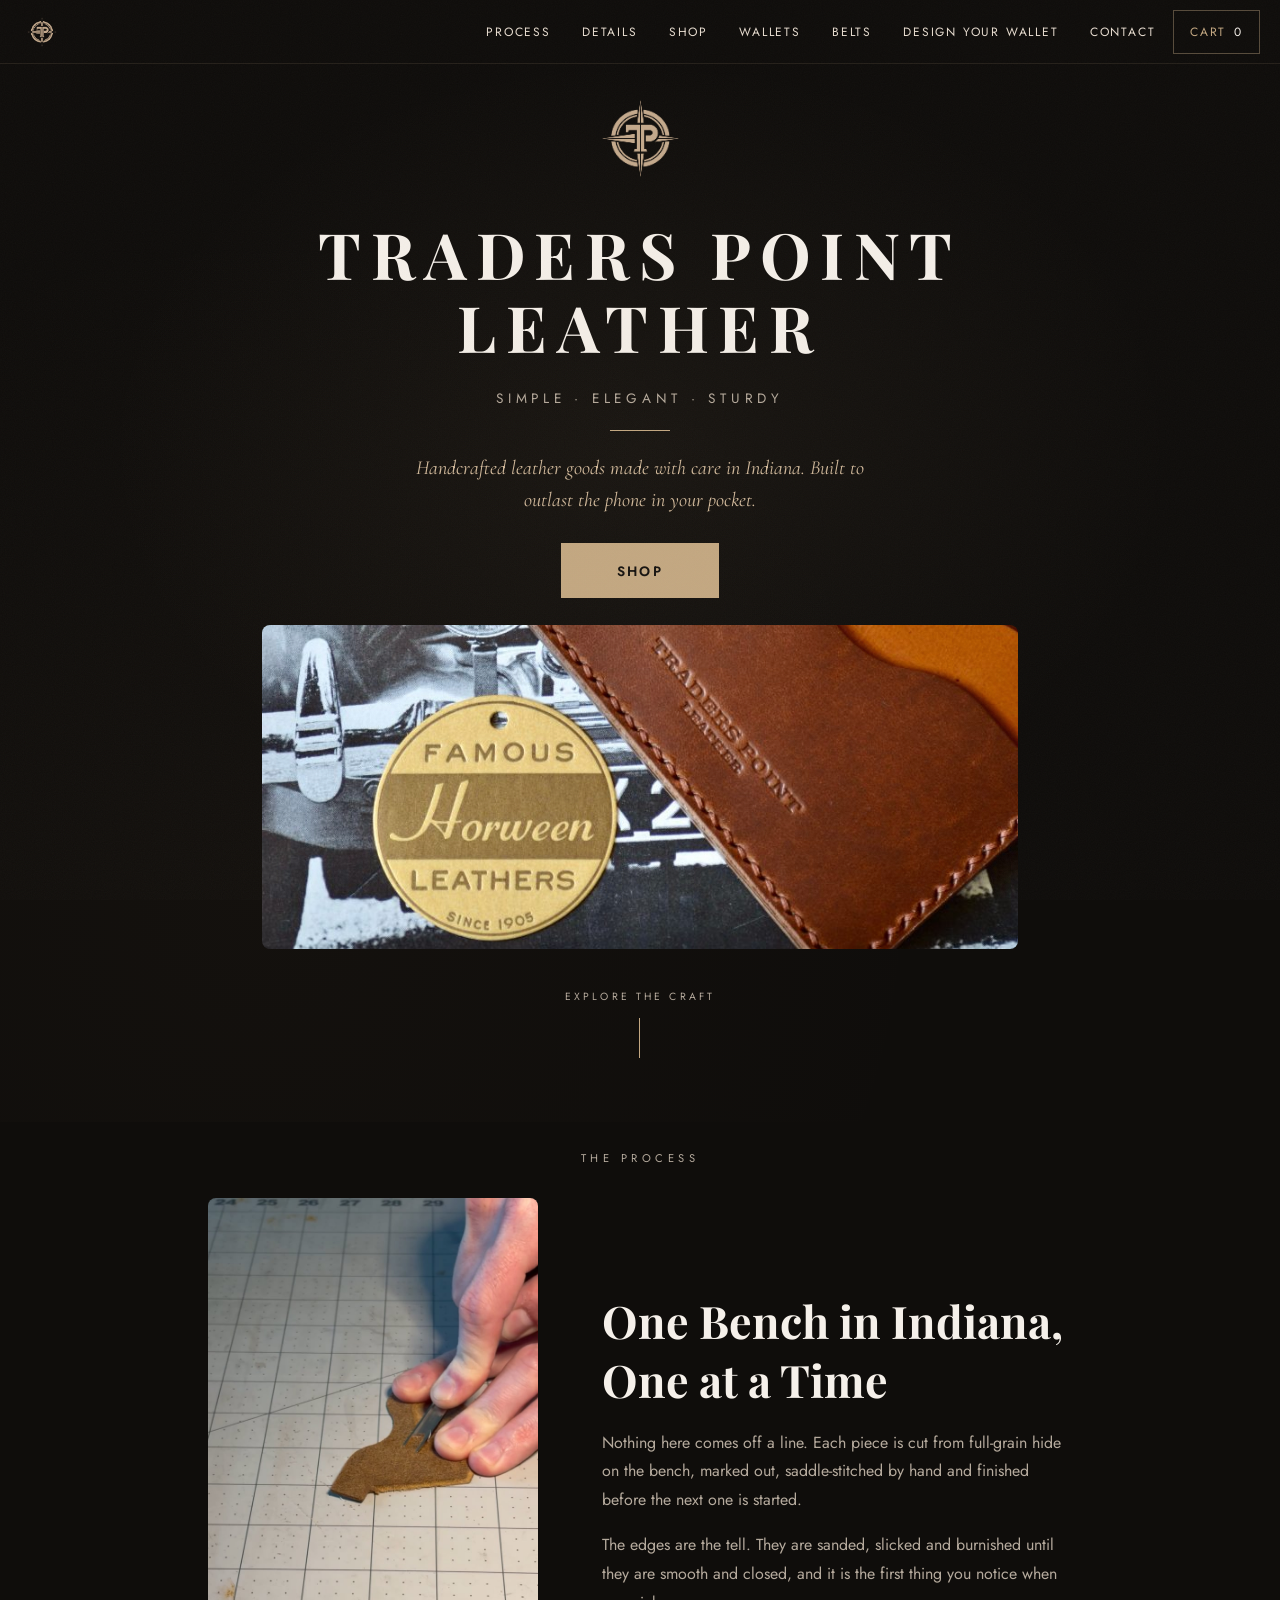
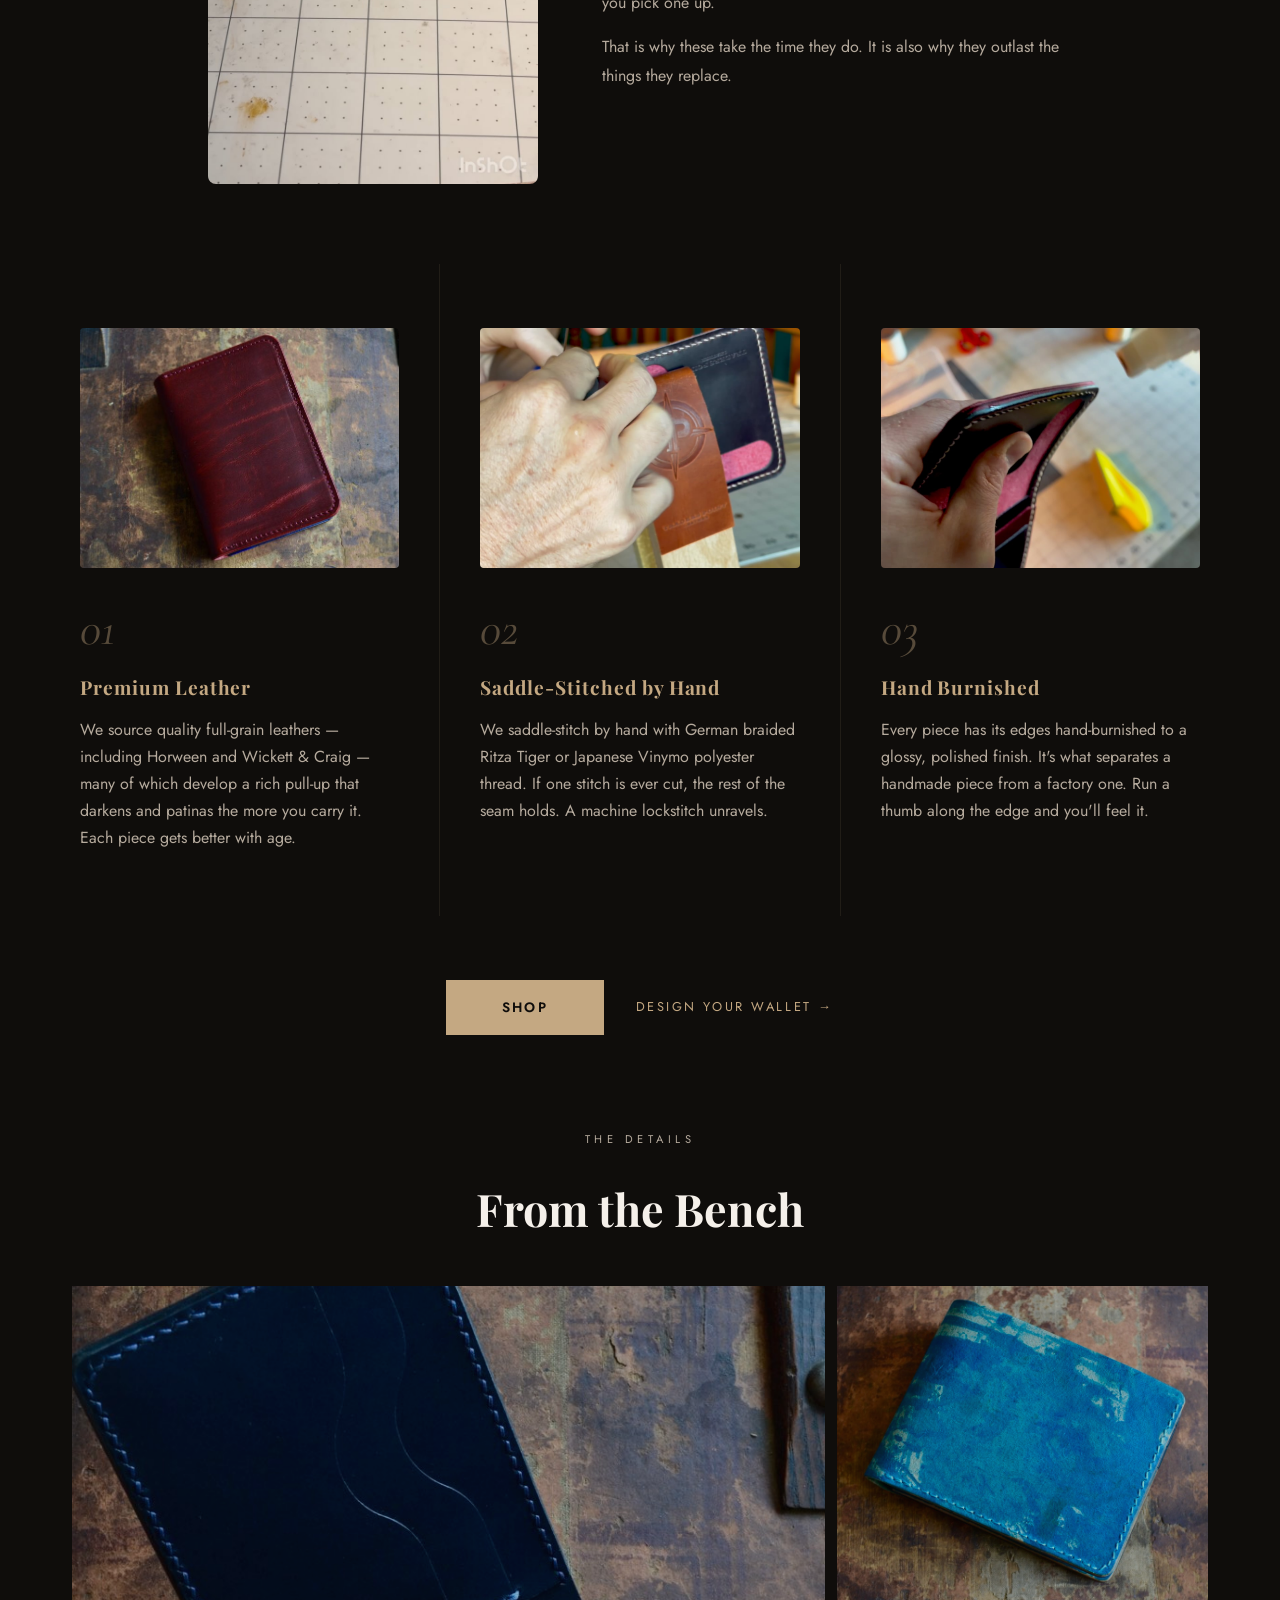
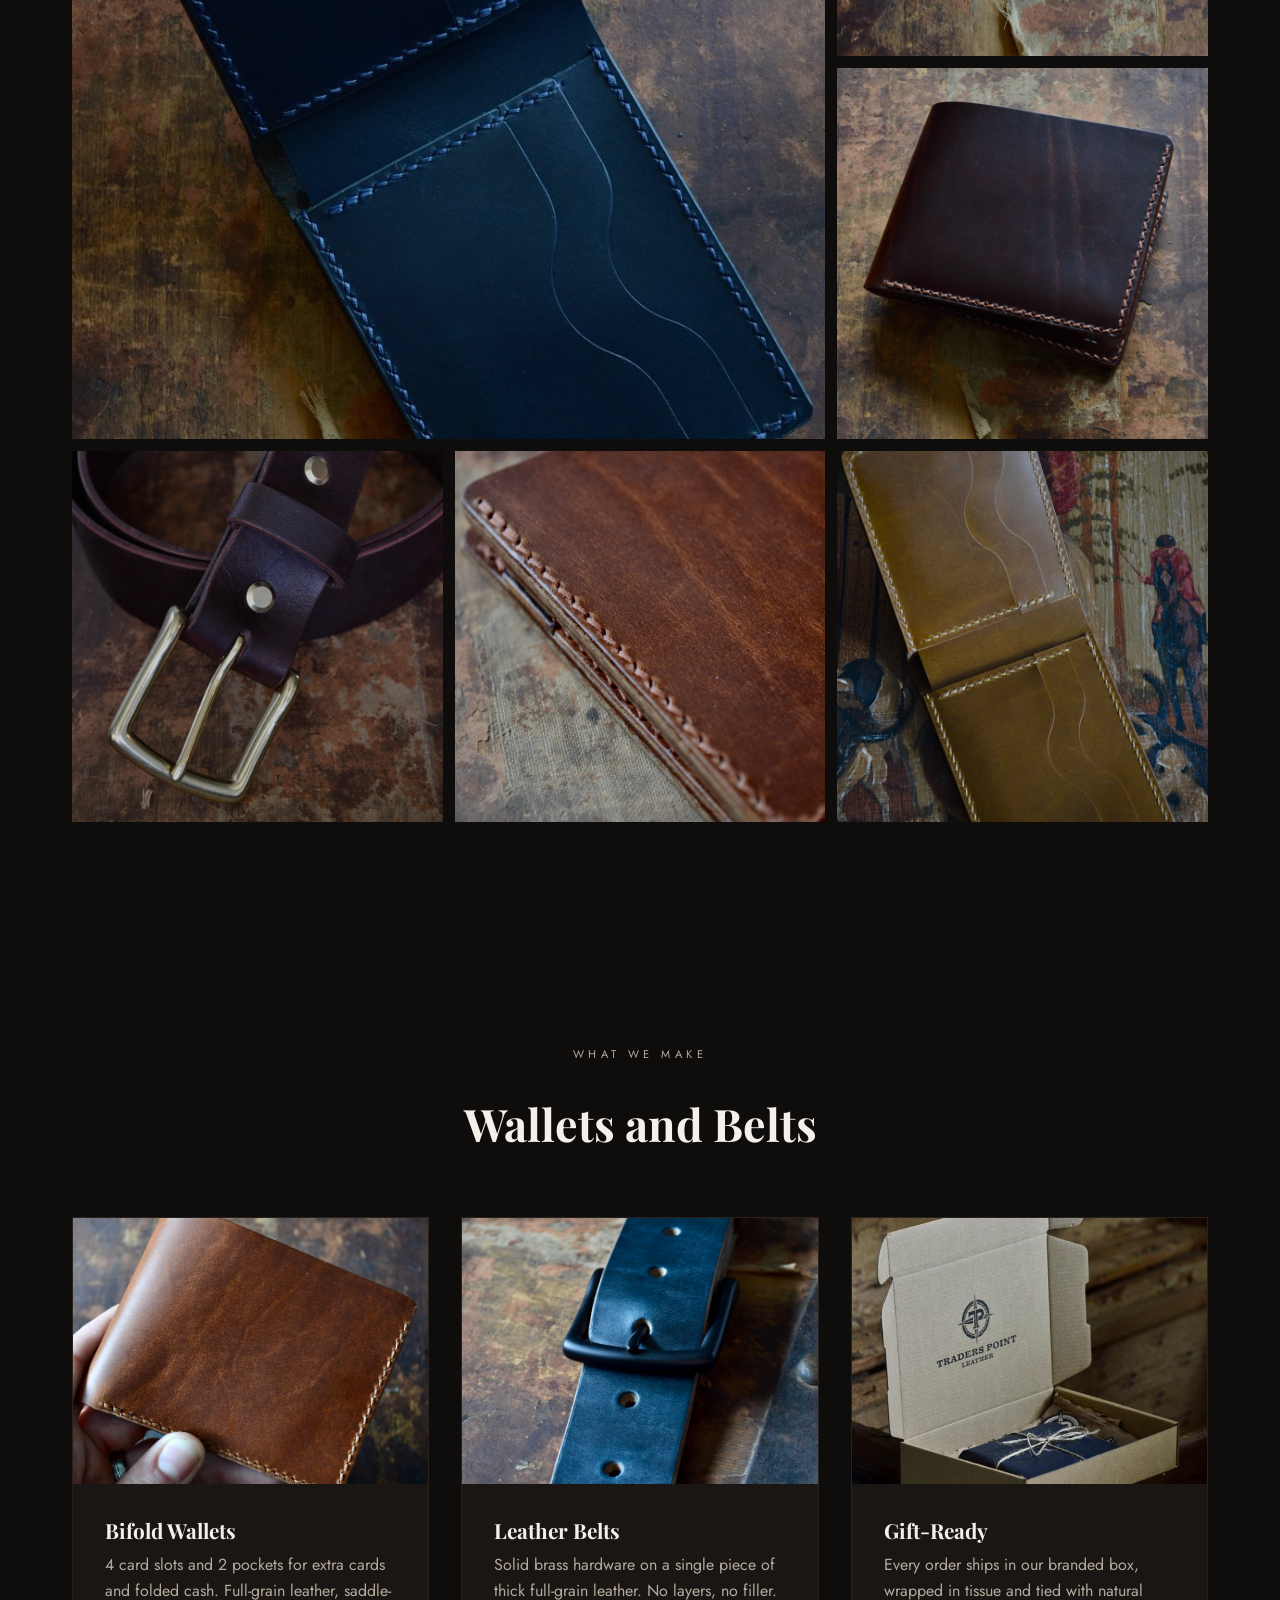
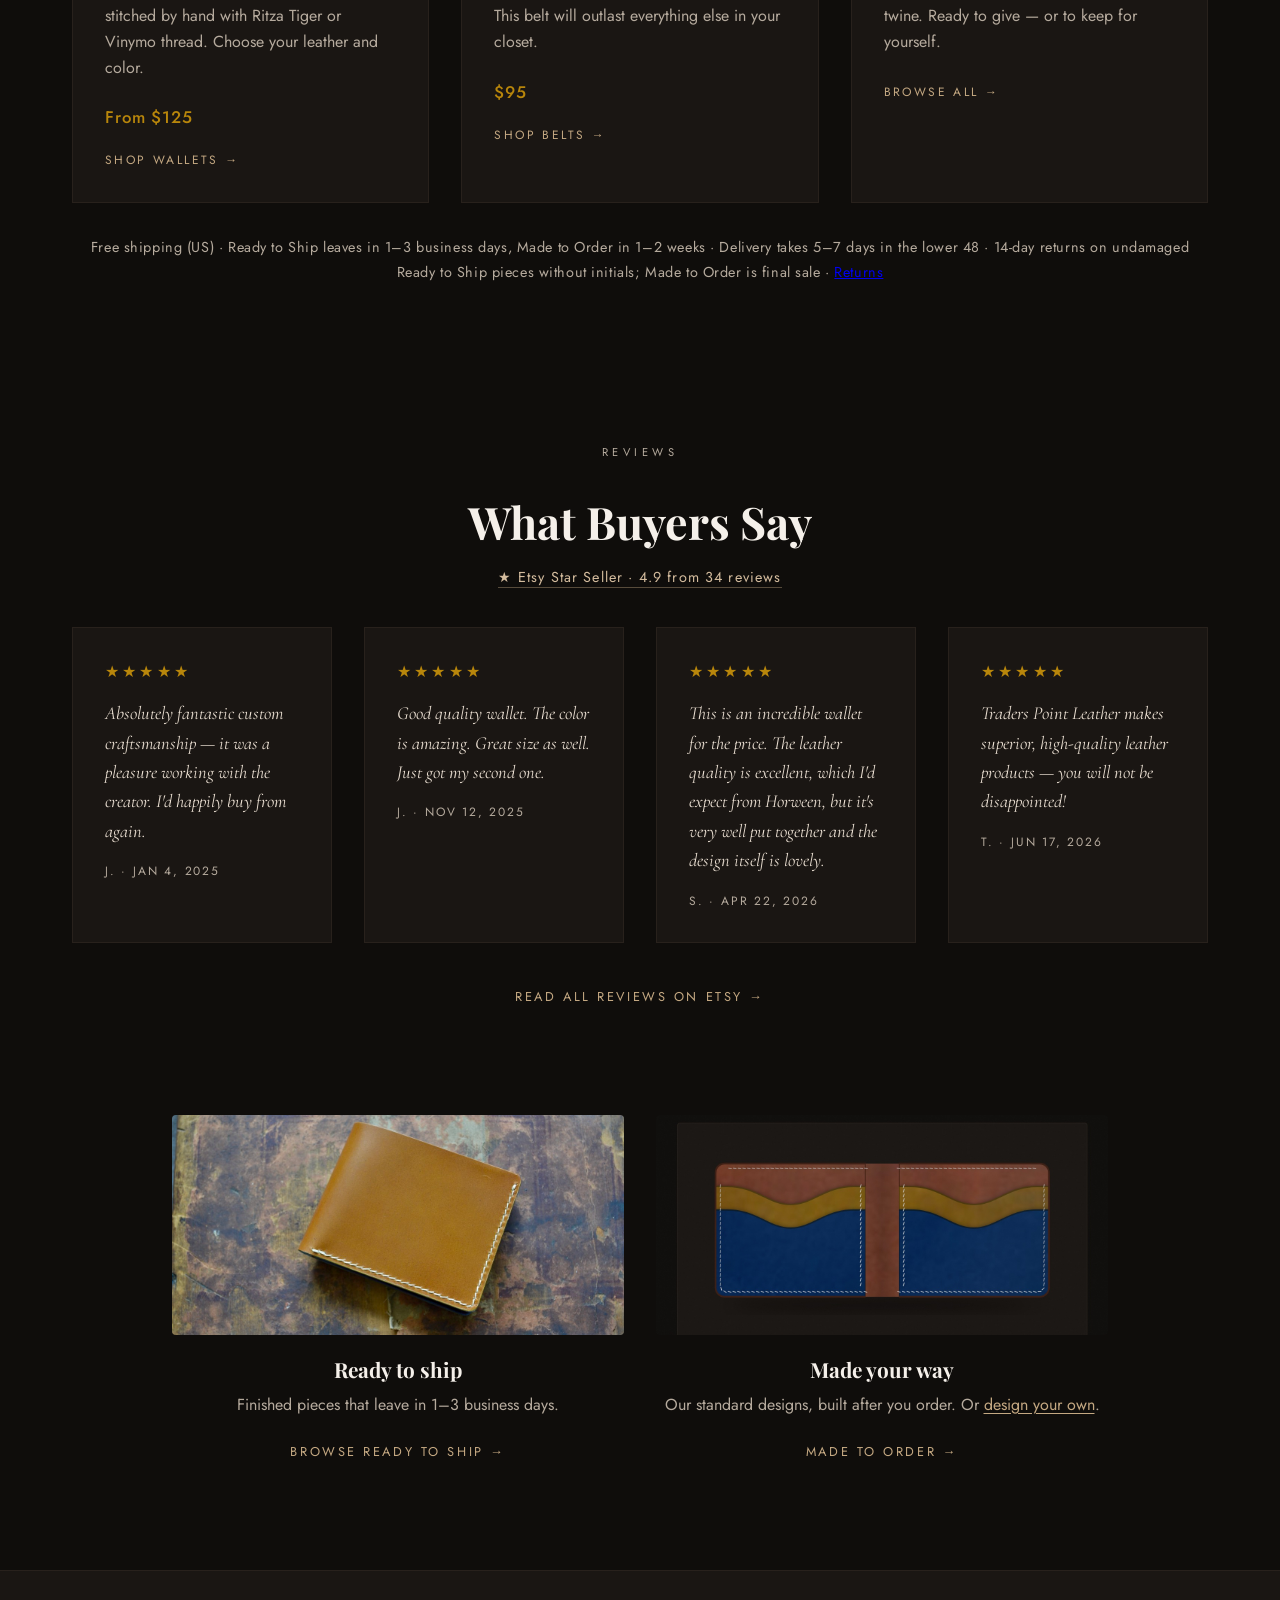
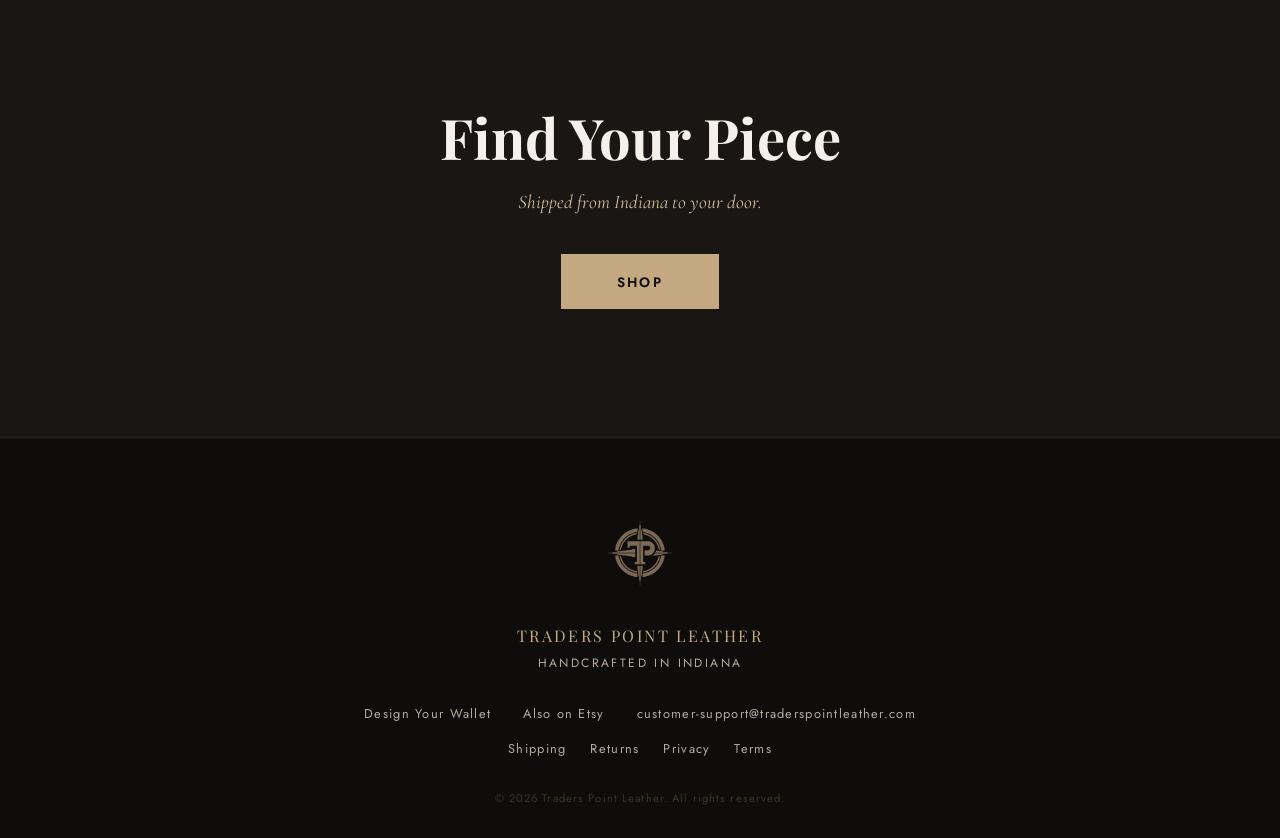
<file: index.html>
<!DOCTYPE html>

<html lang="en">
<head>
<meta charset="UTF-8">
<!-- Google tag (gtag.js) -->
<script async src="https://www.googletagmanager.com/gtag/js?id=G-85D0D5YL87"></script>
<script>
  window.dataLayer = window.dataLayer || [];
  function gtag(){dataLayer.push(arguments);}
  gtag('js', new Date());
  gtag('config', 'G-85D0D5YL87');
</script>
<!-- Microsoft Clarity — deferred until the page finishes loading so it never
     competes with the video player for bandwidth during startup. The 3s cap
     ensures short sessions still get recorded on slow connections. -->
<script type="text/javascript">
    (function () {
        var started = false;
        function loadClarity() {
            if (started) return;
            started = true;
            (function(c,l,a,r,i,t,y){
                c[a]=c[a]||function(){(c[a].q=c[a].q||[]).push(arguments)};
                t=l.createElement(r);t.async=1;t.src="https://www.clarity.ms/tag/"+i;
                y=l.getElementsByTagName(r)[0];y.parentNode.insertBefore(t,y);
            })(window, document, "clarity", "script", "xu1ikt3qv4");
        }
        if (document.readyState === 'complete') loadClarity();
        else window.addEventListener('load', loadClarity);
        setTimeout(loadClarity, 3000);
    })();
</script>
<meta name="viewport" content="width=device-width, initial-scale=1.0, viewport-fit=cover">
<title>Traders Point Leather — Handcrafted in Indiana</title>
<meta name="description" content="Handcrafted leather wallets and belts made one at a time in Indiana. Full-grain leather, saddle-stitched by hand with Ritza Tiger or Vinymo thread. Simple, sturdy, elegant.">
<link rel="icon" type="image/png" href="/favicon.png">
<link rel="icon" type="image/x-icon" href="/favicon.ico">
<link rel="icon" type="image/png" sizes="192x192" href="/icon-192.png">
<link rel="icon" type="image/png" sizes="512x512" href="/icon-512.png">
<link rel="apple-touch-icon" sizes="180x180" href="/apple-touch-icon.png">
<meta property="og:type" content="website">
<meta property="og:title" content="Traders Point Leather — Handcrafted in Indiana">
<meta property="og:description" content="Full-grain leather wallets and belts, handcrafted one at a time in Indiana. Built to outlast the phone in your pocket.">
<meta property="og:image" content="https://traderspointleather.com/IMG_7868.jpg">
<meta property="og:url" content="https://traderspointleather.com">
<link rel="canonical" href="https://traderspointleather.com/">
<link rel="preload" as="image" href="/hero-horween.jpg" fetchpriority="high">
<script type="application/ld+json">
[
  {
    "@context": "https://schema.org",
    "@type": "LocalBusiness",
    "name": "Traders Point Leather",
    "url": "https://traderspointleather.com",
    "logo": "https://traderspointleather.com/logo.png",
    "description": "Handcrafted leather wallets and belts made one at a time in Indiana. Full-grain leather, saddle-stitched by hand with Ritza Tiger or Vinymo thread.",
    "address": {
      "@type": "PostalAddress",
      "addressRegion": "IN",
      "addressCountry": "US"
    },
    "sameAs": [
      "https://www.etsy.com/shop/TradersPointLeather"
    ]
  },
  {
    "@context": "https://schema.org",
    "@type": "ItemList",
    "name": "Traders Point Leather Products",
    "itemListElement": [
      {
        "@type": "ListItem",
        "position": 1,
        "item": {
          "@type": "Product",
          "name": "Bifold Wallet",
          "description": "4 card slots and 2 pockets for extra cards and folded cash. Full-grain leather, saddle-stitched by hand with Ritza Tiger or Vinymo thread. Choose your leather and color.",
          "image": [
            "https://traderspointleather.com/IMG_2045.jpeg",
            "https://traderspointleather.com/img/cygnet-horween-cavalier-mto/whiskey-b/03.jpg",
            "https://traderspointleather.com/IMG_7117.jpg",
            "https://traderspointleather.com/img/cygnet-newbury-balmoral-sunflower/06.jpg",
            "https://traderspointleather.com/img/cygnet-newbury-balmoral-antique-copper/02.jpg"
          ],
          "brand": { "@type": "Brand", "name": "Traders Point Leather" },
          "material": "Full-grain leather",
          "offers": {
            "@type": "AggregateOffer",
            "url": "https://traderspointleather.com/shop/made-to-order",
            "lowPrice": "125.00",
            "priceCurrency": "USD",
            "availability": "https://schema.org/InStock",
            "seller": { "@type": "Organization", "name": "Traders Point Leather" }
          }
        }
      },
      {
        "@type": "ListItem",
        "position": 2,
        "item": {
          "@type": "Product",
          "name": "Leather Belt",
          "description": "Solid brass hardware on a single piece of thick full-grain leather. No layers, no filler. Built to last.",
          "image": [
            "https://traderspointleather.com/img/home/belt-gallery-latigo.jpg",
            "https://traderspointleather.com/img/home/belt-card-cxl.jpg"
          ],
          "brand": { "@type": "Brand", "name": "Traders Point Leather" },
          "material": "Full-grain leather",
          "offers": {
            "@type": "Offer",
            "url": "https://traderspointleather.com/shop/belts",
            "price": "95.00",
            "priceCurrency": "USD",
            "availability": "https://schema.org/InStock",
            "seller": { "@type": "Organization", "name": "Traders Point Leather" }
          }
        }
      }
    ]
  }
]
</script>
<link href="https://fonts.googleapis.com/css2?family=Playfair+Display:wght@400;700;900&family=Cormorant+Garamond:ital,wght@0,400;0,600;1,400&family=Jost:wght@300;400;500;600&display=swap" rel="stylesheet">
<style>
  :root {
    --bg: #0f0d0b;
    --bg-warm: #1a1613;
    --tan: #c4a882;
    --tan-light: #d4bc9e;
    --cream: #e8ddd0;
    --white: #f5f0ea;
    --brown: #8b6f4e;
    --navy: #1e2a3a;
    --accent: #b8860b;
    --text-muted: #b5aa9d;
  }

* { margin: 0; padding: 0; box-sizing: border-box; }

html { scroll-behavior: smooth; scroll-padding-top: 72px; }

body {
  font-family: 'Jost', sans-serif;
  background: var(--bg);
  color: var(--cream);
  overflow-x: hidden;
}

/* ── SITE HEADER ──
   Fixed rather than sticky so it takes no height from the hero, whose size is
   tuned against the fold. The hero's top padding below leaves room for it. */
.site-header {
  position: fixed;
  top: 0; left: 0; right: 0;
  z-index: 100;
  height: 64px;
  display: flex;
  align-items: center;
  justify-content: space-between;
  padding: 0 max(1.25rem, env(safe-area-inset-right)) 0 max(1.25rem, env(safe-area-inset-left));
  background: var(--bg);
  border-bottom: 1px solid rgba(196,168,130,0.12);
}
.site-header-logo { display: flex; align-items: center; min-height: 44px; }
.site-header-end { display: flex; align-items: center; gap: 0.25rem; }
.cart-btn {
  display: inline-flex; align-items: center; min-width: 44px; min-height: 44px; padding: 0 1rem; text-decoration: none;
  background: transparent; color: var(--tan); border: 1px solid rgba(196,168,130,0.4);
  font-size: 0.75rem; letter-spacing: 0.15em; text-transform: uppercase;
}
.cart-btn:hover { border-color: var(--tan); }
.cart-count { margin-left: 0.5rem; color: var(--white); }
.site-header-logo img { height: 44px; width: auto; display: block; }
.site-nav { display: flex; align-items: center; gap: 0.25rem; }
.site-nav a {
  display: inline-flex;
  align-items: center;
  min-height: 44px;
  padding: 0 0.85rem;
  color: var(--cream);
  text-decoration: none;
  font-size: 0.75rem;
  letter-spacing: 0.15em;
  text-transform: uppercase;
  transition: color 0.3s;
}
.site-nav a:hover { color: var(--tan); }
.site-header a:focus-visible,
.nav-toggle:focus-visible { outline: 2px solid var(--tan-light); outline-offset: 2px; }
.nav-toggle {
  display: none;
  min-width: 44px;
  min-height: 44px;
  background: transparent;
  border: 0;
  color: var(--tan);
  cursor: pointer;
}
.nav-toggle span,
.nav-toggle span::before,
.nav-toggle span::after {
  display: block;
  width: 22px;
  height: 2px;
  background: currentColor;
  position: relative;
  margin: 0 auto;
  content: '';
}
.nav-toggle span::before { position: absolute; top: -7px; left: 0; }
.nav-toggle span::after { position: absolute; top: 7px; left: 0; }
@media (max-width: 899px) {
  .nav-toggle { display: block; }
  .site-nav {
    display: none;
    position: absolute;
    top: 64px; left: 0; right: 0;
    flex-direction: column;
    align-items: stretch;
    gap: 0;
    padding: 0.5rem 1.25rem 1rem;
    background: var(--bg);
    border-bottom: 1px solid rgba(196,168,130,0.12);
  }
  .site-nav.open { display: flex; }
  .site-nav a { padding: 0 0.25rem; font-size: 0.85rem; }
}

/* ── HERO ── */
.hero {
  min-height: 100vh;
  display: flex;
  flex-direction: column;
  /* Pinned to the bottom so the cue is always exactly 64px above the Process section; any spare
     height falls above the logo. */
  justify-content: flex-end;
  align-items: center;
  text-align: center;
  position: relative;
  /* The bottom padding is the 64px between "Explore the craft" and the Process section. */
  padding: 5rem 2rem 4rem;
  overflow: hidden;
}
.hero::before {
  content: '';
  position: absolute;
  inset: 0;
  /* Decoration only: without this it sits over the Shop button and the scroll cue and eats their clicks. */
  pointer-events: none;
  background:
    radial-gradient(ellipse 60% 50% at 50% 40%, rgba(196,168,130,0.06) 0%, transparent 70%),
    radial-gradient(circle at 20% 80%, rgba(139,111,78,0.04) 0%, transparent 50%);
}
.hero-logo {
  width: 140px;
  height: 140px;
  margin-bottom: 2rem;
}
.hero-logo img { width: 100%; height: 100%; object-fit: contain; }
.hero h1 {
  font-family: 'Playfair Display', serif;
  font-size: clamp(2.2rem, 5vw, 4rem);
  font-weight: 700;
  letter-spacing: 0.15em;
  text-transform: uppercase;
  line-height: 1.15;
  color: var(--white);
}
.hero-tagline {
  font-size: 0.85rem;
  letter-spacing: 0.35em;
  text-transform: uppercase;
  color: var(--text-muted);
  margin-top: 1.5rem;
  font-weight: 400;
}
.hero-divider {
  width: 60px;
  height: 1px;
  background: var(--tan);
  margin: 2rem auto;
}
.hero-sub {
  font-family: 'Cormorant Garamond', serif;
  font-size: 1.25rem;
  color: var(--tan-light);
  font-style: italic;
  max-width: 500px;
  line-height: 1.6;
}
/* Hero photo. Sits in the slot the shop button used to occupy. */
.hero-feature {
  /* The most height the picture may take. 22vh is the cap at which "Explore the craft" stays above
     the fold on a 375x667 phone — the smallest case, and the only remaining signpost to the
     process video now that the hero shop button is gone. Taller caps push the cue off screen
     there and drop the video further down everywhere. */
  --hero-h: 22vh;
  margin-top: 2.5rem;
  width: 100%;
  max-width: 400px;
  /* The text is there from the first paint; only the photo fades in, as soon as it can. */
  opacity: 0;
  animation: fadeIn 0.6s 0.1s forwards;
}
.hero-shop {
  margin-top: 1.75rem;
}
.hero-feature img {
  /* A fixed 7:3 window, as wide as the height cap allows, so every screen shows the same part of
     the photo. In the 840x756 source the "Traders Point Leather" stamp starts near y=330 and the
     Horween tag ends near y=670; the window runs from about y=320 to y=720, which holds both whole.
     A height cap on a full-width picture showed a different slice on each screen and cut the tag. */
  width: min(100%, calc(var(--hero-h) * 7 / 3));
  height: auto;
  aspect-ratio: 7 / 3;
  object-fit: cover;
  object-position: center 81%;
  display: block;
  margin: 0 auto;
  border-radius: 8px;
}
/* A link rather than the decoration it used to be: #craft is right below it and
   html already scrolls smoothly, so the one visitor who reads the cue and still
   does not scroll can click it instead. */
.scroll-hint {
  /* In the flow, 40px under the Shop button; the hero's bottom padding gives the 64px below. */
  margin-top: 40px;
  display: block;
  text-align: center;
  text-decoration: none;
  cursor: pointer;
}
.scroll-hint:focus-visible { outline: 2px solid var(--tan-light); outline-offset: 3px; }
.scroll-hint:hover .scroll-hint-text { color: var(--tan); }
.scroll-hint-text {
  font-size: 0.65rem;
  letter-spacing: 0.3em;
  text-transform: uppercase;
  color: var(--text-muted);
  margin-bottom: 0.85rem;
  white-space: nowrap;
  transition: color 0.3s;
}
.scroll-hint span {
  display: block;
  width: 1px;
  height: 40px;
  background: var(--tan);
  margin: 0 auto;
  animation: scrollPulse 2s infinite;
}

.section-label {
  font-size: 0.7rem;
  letter-spacing: 0.4em;
  text-transform: uppercase;
  color: var(--text-muted);
  margin-bottom: 2rem;
}

/* ── PILLARS ── */
.pillars {
  display: grid;
  grid-template-columns: repeat(3, 1fr);
  gap: 1px;
  background: rgba(196,168,130,0.1);
  margin: 2rem 0 4rem;
  /* The 1px gaps show this background through as the hairlines between cells,
     so the gutter cannot be padding — that would paint a tan band down each
     side. Taken off the width instead, which leaves the trick intact. */
  max-width: min(1200px, calc(100% - 4rem));
  margin-left: auto;
  margin-right: auto;
}
.pillar {
  background: var(--bg);
  padding: 4rem 2.5rem;
  text-align: left;
  transition: background 0.4s;
}
.pillar:hover { background: var(--bg-warm); }
.pillar-num {
  font-family: 'Cormorant Garamond', serif;
  font-size: 3rem;
  color: rgba(196,168,130,0.4);
  font-style: italic;
  margin-bottom: 1rem;
}
.pillar h3 {
  font-family: 'Playfair Display', serif;
  font-size: 1.2rem;
  color: var(--tan);
  letter-spacing: 0.05em;
  margin-bottom: 1rem;
}
.pillar p {
  font-size: 1rem;
  line-height: 1.7;
  color: var(--text-muted);
}
.pillar-img {
  position: relative;
  width: 100%;
  aspect-ratio: 4/3;
  overflow: hidden;
  margin-bottom: 2rem;
  border-radius: 4px;
  background: var(--bg-warm);
}
.pillar-img img {
  width: 100%;
  height: 100%;
  object-fit: cover;
  object-position: 50% 50%;
}
/* Card 01's wallet sits high in its photo, so its crop sits a little lower than the posters'. */
.pillar:first-child .pillar-img img { object-position: 50% 60%; }
/* 16:9 video cover-filling the 4:3 slot: match the slot's height, overflow the sides. */
.pillar-img iframe {
  position: absolute;
  top: 50%;
  left: 50%;
  transform: translate(-50%, -50%);
  height: 100%;
  width: auto;
  aspect-ratio: 16 / 9;
  min-width: 100%;
  border: 0;
}

/* ── MID-PAGE CTA ──
   The same pair of buttons as the banner at the foot of the page, lifted to
   just above the gallery: not everyone scrolls as far as the banner, and this
   is the point where the page turns from telling to showing. Kept to the row
   alone — no heading, no background band — so it hands off between sections
   instead of reading as a second banner. Vertical air comes from the pillars'
   4rem bottom margin above and the gallery's 6rem top padding below. */
.mid-cta {
  padding: 0 2rem;
  text-align: center;
}

/* ── GALLERY ── */
.gallery-section {
  padding: 6rem 0;
  position: relative;
}
.gallery-section .section-label { text-align: center; }
.gallery-section h2 {
  font-family: 'Playfair Display', serif;
  font-size: clamp(1.8rem, 4vw, 2.8rem);
  color: var(--white);
  text-align: center;
  margin-bottom: 3rem;
}
.gallery-grid {
  display: grid;
  grid-template-columns: repeat(3, 1fr);
  gap: 12px;
  max-width: 1200px;
  margin: 0 auto;
  padding: 0 2rem;
}
.gallery-item {
  display: block;
  overflow: hidden;
  position: relative;
  cursor: pointer;
  aspect-ratio: 1 / 1;
}
.gallery-item.featured { grid-column: span 2; grid-row: span 2; aspect-ratio: auto; }
/* Shop-only links stay out of sight until SHOP_PUBLIC is true; site CSS would otherwise override [hidden]. */
[data-shop-only][hidden] { display: none !important; }
.gallery-item img {
  /* Fills the tile without adding to its height, so the 4:5 shape and the grid rows stay exact. */
  position: absolute;
  inset: 0;
  width: 100%;
  height: 100%;
  object-fit: cover;
  transition: transform 0.6s ease;
}
/* Portrait photos in a landscape cell: bias the crop upward so the wallet's
   fold and stitched edge stay in frame instead of a slice through the middle. */
.gallery-item img.crop-upper { object-position: center 35%; }
.gallery-item:hover img {
  transform: scale(1.08);
}
.gallery-item::after {
  content: '';
  position: absolute;
  inset: 0;
  background: rgba(15,13,11,0.2);
  transition: opacity 0.4s;
}
.gallery-item:hover::after { opacity: 0; }
/* Drawn inside the frame: overflow:hidden would clip an outline set outside it. */
.gallery-item:focus-visible { outline: 2px solid var(--tan-light); outline-offset: -2px; }

/* ── CRAFT: process video ── */
.craft {
  padding: 6rem 2rem 3rem;
  max-width: 1200px;
  margin: 0 auto;
}
.craft .section-label { text-align: center; }
.craft-media {
  width: 100%;
  text-align: center;
}
/* Stacked under the video on a phone; set beside it on a desktop, where the
   video alone left the widest empty screen on the site. Left-aligned in both
   cases — centred body copy is harder to read back to the start of a line. */
.craft-copy {
  margin-top: 2.5rem;
  text-align: left;
}
.craft-copy h2 {
  font-family: 'Playfair Display', serif;
  font-size: clamp(1.8rem, 4vw, 2.8rem);
  color: var(--white);
  margin-bottom: 1.25rem;
}
.craft-copy p {
  font-size: 1rem;
  line-height: 1.8;
  color: var(--text-muted);
  margin-bottom: 1rem;
}
.craft-copy p:last-child { margin-bottom: 0; }
.vid { position: absolute; inset: 0; background: var(--bg-warm); }
.vid > img { width: 100%; height: 100%; object-fit: cover; display: block; }
.video-wrapper .vid iframe { position: absolute; top: 0; left: 0; width: 100%; height: 100%; border: 0; }
.video-wrapper {
  position: relative;
  width: 100%;
  max-width: 400px;
  aspect-ratio: 9 / 16; /* vertical video */
  margin: 0 auto;
  overflow: hidden;
  border-radius: 8px;
}
.video-wrapper iframe {
  position: absolute;
  top: 0; left: 0;
  width: 100%;
  height: 100%;
}

/* ── PRODUCTS ── */
.products {
  padding: 8rem 2rem;
  max-width: 1200px;
  margin: 0 auto;
}
.products .section-label { text-align: center; }
.products h2 {
  font-family: 'Playfair Display', serif;
  font-size: clamp(1.8rem, 4vw, 2.8rem);
  color: var(--white);
  text-align: center;
  margin-bottom: 4rem;
}
.product-cards {
  display: grid;
  grid-template-columns: repeat(auto-fit, minmax(300px, 1fr));
  gap: 2rem;
}
.product-card {
  display: block;
  color: inherit;
  text-decoration: none;
  background: var(--bg-warm);
  border: 1px solid rgba(196,168,130,0.08);
  overflow: hidden;
  transition: border-color 0.4s;
}
.product-card:hover { border-color: rgba(196,168,130,0.25); }
.product-card:focus-visible { outline: 2px solid var(--tan-light); outline-offset: 3px; }
.product-card-img {
  aspect-ratio: 4/3;
  overflow: hidden;
}
.product-card-img img {
  width: 100%;
  height: 100%;
  object-fit: cover;
  transition: transform 0.6s;
}
.product-card:hover .product-card-img img { transform: scale(1.05); }
.product-card-body {
  padding: 2rem;
}
.product-card-body h3 {
  font-family: 'Playfair Display', serif;
  font-size: 1.3rem;
  color: var(--white);
  margin-bottom: 0.5rem;
}
.product-card-body p {
  font-size: 1rem;
  color: var(--text-muted);
  line-height: 1.6;
  margin-bottom: 1.5rem;
}
.product-card-body .card-price {
  font-size: 1.05rem;
  font-weight: 500;
  letter-spacing: 0.05em;
  color: var(--accent);
  margin-bottom: 1rem;
}
.product-note {
  margin-top: 2rem;
  text-align: center;
  font-size: 0.9rem;
  line-height: 1.7;
  letter-spacing: 0.04em;
  color: var(--text-muted);
}
.card-cta {
  display: inline-block;
  font-size: 0.75rem;
  letter-spacing: 0.2em;
  text-transform: uppercase;
  color: var(--tan);
  border-bottom: 1px solid transparent;
  transition: border-color 0.3s;
}
.product-card:hover .card-cta { border-bottom-color: var(--tan); }

/* ── BANNER CTA ── */
.banner-cta {
  padding: 8rem 2rem;
  text-align: center;
  position: relative;
  background: var(--bg-warm);
  border-top: 1px solid rgba(196,168,130,0.08);
  border-bottom: 1px solid rgba(196,168,130,0.08);
}
.banner-cta h2 {
  font-family: 'Playfair Display', serif;
  font-size: clamp(2rem, 5vw, 3.5rem);
  color: var(--white);
  margin-bottom: 1rem;
}
.banner-cta p {
  font-family: 'Cormorant Garamond', serif;
  font-size: 1.2rem;
  color: var(--tan-light);
  font-style: italic;
  margin-bottom: 2.5rem;
}
.btn-shop {
  display: inline-block;
  padding: 1.1rem 3.5rem;
  background: var(--tan);
  color: var(--bg);
  text-decoration: none;
  font-size: 0.85rem;
  letter-spacing: 0.15em;
  text-transform: uppercase;
  font-weight: 600;
  transition: all 0.4s;
}
.btn-shop:hover { background: var(--tan-light); transform: translateY(-2px); }
.btn-shop:focus-visible { outline: 2px solid var(--tan-light); outline-offset: 3px; }
.banner-actions { display: flex; flex-wrap: wrap; justify-content: center; gap: 1rem; }
/* Secondary path: a text link, so each screen carries one solid button at most. */
.link-secondary {
  display: inline-flex;
  align-items: center;
  min-height: 44px;
  color: var(--tan);
  text-decoration: none;
  font-size: 0.8rem;
  letter-spacing: 0.2em;
  text-transform: uppercase;
  border-bottom: 1px solid transparent;
  transition: border-color 0.3s;
}
.link-secondary:hover { border-bottom-color: var(--tan); }
.link-secondary:focus-visible { outline: 2px solid var(--tan-light); outline-offset: 3px; }
.mid-cta .banner-actions { align-items: center; gap: 0.5rem 2rem; }

/* ── REVIEWS ── */
.reviews {
  padding: 2rem 2rem 6rem;
  max-width: 1200px;
  margin: 0 auto;
  text-align: center;
}
.reviews h2 {
  font-family: 'Playfair Display', serif;
  font-size: clamp(1.8rem, 4vw, 2.8rem);
  color: var(--white);
  margin-bottom: 1rem;
}
.proof-line { color: var(--tan-light); font-size: 0.9rem; letter-spacing: 0.08em; margin-bottom: 2.5rem; }
.proof-line a { color: inherit; text-decoration: none; border-bottom: 1px solid rgba(196,168,130,0.4); }
.proof-line a:hover { border-bottom-color: var(--tan); }
.proof-line a:focus-visible { outline: 2px solid var(--tan-light); outline-offset: 3px; }
.review-list {
  display: grid;
  grid-template-columns: repeat(auto-fit, minmax(260px, 1fr));
  gap: 2rem;
  margin-bottom: 2rem;
  text-align: left;
}
.review-list:empty { display: none; }
.review {
  background: var(--bg-warm);
  border: 1px solid rgba(196,168,130,0.08);
  padding: 2rem;
}
.review-stars { color: var(--accent); letter-spacing: 0.2em; margin-bottom: 1rem; }
.review blockquote {
  font-family: 'Cormorant Garamond', serif;
  font-size: 1.15rem;
  font-style: italic;
  line-height: 1.6;
  color: var(--cream);
  margin-bottom: 1rem;
}
.review figcaption { font-size: 0.75rem; letter-spacing: 0.15em; text-transform: uppercase; color: var(--text-muted); }

/* ── TWO PATHS ── */
.paths {
  display: grid;
  grid-template-columns: 1fr 1fr;
  gap: 2rem;
  max-width: 1000px;
  margin: 0 auto;
  padding: 0 2rem 6rem;
  text-align: center;
}
.inline-link { color: var(--tan); text-decoration: underline; text-underline-offset: 3px; }
.inline-link:hover { color: var(--tan-light); }
.path-img { display: block; width: 100%; height: 220px; object-fit: cover; border-radius: 4px; margin-bottom: 1.25rem; }
.path h3 {
  font-family: 'Playfair Display', serif;
  font-size: 1.3rem;
  color: var(--white);
  margin-bottom: 0.5rem;
}
.path .link-secondary { display: flex; justify-content: center; }
.path p {
  font-size: 1rem;
  line-height: 1.7;
  color: var(--text-muted);
  margin-bottom: 0.75rem;
}

/* ── FOOTER ── */
footer {
  padding: 4rem 2rem 2rem;
  text-align: center;
  border-top: 1px solid rgba(196,168,130,0.06);
}
.footer-brand {
  font-family: 'Playfair Display', serif;
  font-size: 1rem;
  letter-spacing: 0.15em;
  text-transform: uppercase;
  color: var(--tan);
  margin-bottom: 0.5rem;
}
.footer-loc {
  font-size: 0.75rem;
  color: var(--text-muted);
  letter-spacing: 0.2em;
  text-transform: uppercase;
  margin-bottom: 2rem;
}
.footer-links { display: flex; justify-content: center; gap: 2rem; margin-bottom: 2rem; }
.footer-links a {
  color: var(--text-muted);
  text-decoration: none;
  font-size: 0.8rem;
  letter-spacing: 0.1em;
  transition: color 0.3s;
}
.footer-links a:hover { color: var(--tan); }
.footer-links.footer-policy { flex-direction: row; flex-wrap: wrap; gap: 0.5rem 1.5rem; font-size: 0.8rem; margin-top: -1rem; }
.footer-copy {
  font-size: 0.7rem;
  color: rgba(196,168,130,0.25);
  letter-spacing: 0.1em;
}


body::after {
  content: '';
  position: fixed;
  inset: 0;
  pointer-events: none;
  z-index: 999;
  opacity: 0.03;
  background-image: url("data:image/svg+xml,%3Csvg viewBox='0 0 256 256' xmlns='http://www.w3.org/2000/svg'%3E%3Cfilter id='n'%3E%3CfeTurbulence type='fractalNoise' baseFrequency='0.9' numOctaves='4' stitchTiles='stitch'/%3E%3C/filter%3E%3Crect width='100%25' height='100%25' filter='url(%23n)'/%3E%3C/svg%3E");
  background-repeat: repeat;
  background-size: 256px 256px;
}

/* ── ANIMATIONS ── */
@keyframes fadeIn {
  from { opacity: 0; }
  to { opacity: 1; }
}
@keyframes fadeUp {
  from { opacity: 0; transform: translateY(20px); }
  to { opacity: 1; transform: translateY(0); }
}
@keyframes scrollPulse {
  0%, 100% { opacity: 0.3; transform: scaleY(1); }
  50% { opacity: 0.8; transform: scaleY(1.3); transform-origin: top; }
}

.reveal {
  opacity: 0;
  transform: translateY(30px);
  transition: opacity 0.8s, transform 0.8s;
}
.reveal.visible {
  opacity: 1;
  transform: translateY(0);
}

/* ── RESPONSIVE ── */
@media (max-width: 768px) {
  /* Bottom padding is the 64px under the cue; the base rule pins the content to the bottom. */
  .hero { padding-top: 5rem; padding-bottom: 4rem; }
  .hero-logo { width: 90px; height: 90px; margin-bottom: 1.5rem; }
  .pillars { grid-template-columns: 1fr; }
  .pillar { padding: 3rem 2rem; }
  .gallery-grid { grid-template-columns: repeat(2, 1fr); gap: 8px; padding: 0 1.25rem; }
  .gallery-item.featured, .gallery-item:last-child { grid-column: span 2; grid-row: span 1; aspect-ratio: 1 / 1; }
  .hero h1 { font-size: 1.9rem; letter-spacing: 0.1em; }
  .product-cards { grid-template-columns: 1fr; }
  .paths { grid-template-columns: 1fr; padding-bottom: 4rem; }
  /* Stacked full width rather than side by side: at 375px the two labels
     wrap mid-word if they share a line. */
  .banner-actions { flex-direction: column; align-items: stretch; }
  .banner-cta .btn-shop,
  .mid-cta .btn-shop { padding: 1.1rem 1rem; }
  .footer-links { flex-direction: column; gap: 1rem; }
}

/* ── DESKTOP ──
   The page was drawn at phone sizes and grew outwards, so several caps below
   are phone caps. They are relaxed here rather than edited in place, so the
   reasoning recorded against each base rule still describes the phone it was
   written for. This is the first min-width query on the site. */
@media (min-width: 769px) {
  /* The hero used to be exactly 100vh, so it ended flush with the fold and not
     one pixel of the next section showed. Visitors read that as the end of the
     page. Ending it short leaves the section below sliced by the bottom edge,
     which is the cue people actually act on — the pulsing hairline never was.

     Everything below is sized against viewport HEIGHT rather than width, which
     is the constraint that actually binds here: the hero is a fixed stack of
     content competing with the fold for room, and a laptop 768px tall has to
     give up what a 1440px monitor can spend. Written as clamps rather than a
     ladder of height breakpoints so it scales continuously — measured, the peek
     holds from 740px of viewport height upwards. */
  .hero { min-height: 88vh; }
  .hero-logo {
    width: clamp(88px, 13vh, 140px);
    height: clamp(88px, 13vh, 140px);
    margin-bottom: clamp(1rem, 2.2vh, 2rem);
  }
  /* Same 2.2rem-4rem bounds as the base rule; the height term only bites on a
     short screen, where a 4rem two-line heading is what crowds out the peek. */
  .hero h1 { font-size: clamp(2.2rem, min(5vw, 7.2vh), 4rem); }
  .hero-divider { margin: clamp(1rem, 2.4vh, 2rem) auto; }
  /* Wider, not taller: height is the one dimension the peek cannot spare, so this only raises the
     height budget a little for large screens. The base 22vh stays as written for the small phone. */
  .hero-feature { --hero-h: clamp(210px, 36vh, 540px); margin-top: clamp(1.25rem, 3vh, 2.5rem); max-width: 1300px; }
  /* On wide screens the Shop button comes before the photo, so it is on screen without scrolling.
     (On phones the photo is small and the button follows it.) */
  .hero-shop { order: 1; margin-top: clamp(1.25rem, 3vh, 2rem); }
  .hero-feature { order: 2; }
  .scroll-hint { order: 3; }
  .scroll-hint span { height: clamp(28px, 4.4vh, 40px); }

  /* A sliver of empty padding tells nobody anything, so the top padding comes
     off until it is the label that lands in the exposed band, cut off by the
     fold. The cue is a word you cannot finish reading.

     The hint links to this section too, so it also gets a scroll margin: the
     jump lands with a little air above the label rather than butting it against
     the top edge of the window. */
  .craft { padding-top: 1.75rem; scroll-margin-top: 2rem; }
  .craft-media {
    display: grid;
    grid-template-columns: minmax(0, 330px) minmax(0, 470px);
    gap: 4rem;
    align-items: center;
    justify-content: center;
  }
  .craft-copy { margin-top: 0; }
}

/* ── WIDE SCREENS ──
   Every heading clamp above tops out by about 1280px, so until now a 2560px
   display showed a 1280px laptop's type. One step up, and the containers widen
   to match: enough that the page does not look like a phone layout stranded in
   the middle of a monitor, and no more than that. */
@media (min-width: 1400px) {
  .hero h1 { font-size: 4.6rem; }
  .hero-sub { font-size: 1.4rem; max-width: 580px; }
  .gallery-section h2,
  .products h2,
  .craft-copy h2 { font-size: 3.2rem; }
  .banner-cta h2 { font-size: 4rem; }
  .pillars { max-width: min(1360px, calc(100% - 6rem)); }
  .craft { max-width: 1360px; }
  .craft-media { grid-template-columns: minmax(0, 360px) minmax(0, 520px); gap: 5rem; }
  .products { max-width: 1360px; }
  .pillar { padding: 4.5rem 3rem; }
  .pillar p { font-size: 1.05rem; }
  .product-card-body p { font-size: 1rem; }
}

/* ── REDUCED MOTION ──
   design.html has carried this block for a while; index.html is the page with
   the animations and had none. The hero photo sits at opacity 0 until its fadeIn
   ends, so switching the animation off must restore its opacity too. */
@media (prefers-reduced-motion: reduce) {
  html { scroll-behavior: auto; }
  .hero-logo,
  .hero h1,
  .hero-tagline,
  .hero-divider,
  .hero-sub,
  .hero-feature,
  .hero-shop,
  .scroll-hint {
    animation: none;
    opacity: 1;
    transform: none;
  }
  .scroll-hint span { animation: none; opacity: 0.8; }
  .reveal { opacity: 1; transform: none; transition: none; }
  .scroll-hint-text,
  .pillar,
  .gallery-item img,
  .gallery-item::after,
  .product-card,
  .product-card-img img,
  .card-cta,
  .btn-shop,
  .footer-links a { transition: none; }
  .btn-shop:hover { transform: none; }
}
</style>

<!-- Crisp live chat. Visitors' messages land in the Crisp app on the shop's
     phone. Deferred to page load, like Clarity, so it never slows the first
     paint. With no website ID set, nothing loads and the page's own chat
     buttons stay hidden. -->
<script>
  window.CRISP_WEBSITE_ID = '555f5fde-3295-4ab0-9e41-d1ddb720f2e4';
  window.$crisp = [];
  if (window.CRISP_WEBSITE_ID) {
    window.addEventListener('load', function () {
      var s = document.createElement('script');
      s.src = 'https://client.crisp.chat/l.js';
      s.async = 1;
      document.head.appendChild(s);
    });
  }
</script>
</head>
<body>

<!-- HEADER -->
<header class="site-header">
  <a class="site-header-logo" href="/" aria-label="Traders Point Leather home"><img src="logo.png" alt="" width="44" height="44"></a>
  <div class="site-header-end">
  <nav class="site-nav" id="site-nav" aria-label="Main">
    <a href="/#craft">Process</a>
    <a href="/#details">Details</a>
    <a href="/shop/ready-to-ship" data-shop-only hidden>Shop</a>
    <a href="/shop/made-to-order" data-etsy="https://www.etsy.com/shop/TradersPointLeather?section_id=58176763">Wallets</a>
    <a href="/shop/belts" data-etsy="https://www.etsy.com/shop/TradersPointLeather?section_id=58173348">Belts</a>
    <a href="/design.html">Design Your Wallet</a>
    <a href="/#contact">Contact</a>
  </nav>
  <a class="cart-btn" href="/cart" aria-label="Open cart" data-shop-only hidden>Cart <span class="cart-count">0</span></a>
  <button class="nav-toggle" type="button" aria-expanded="false" aria-controls="site-nav" aria-label="Open menu"><span></span></button>
  </div>
</header>

<!-- HERO -->
<section class="hero">
  <div class="hero-logo">
    <img src="logo.png" alt="Traders Point Leather compass logo" width="140" height="140">
  </div>
  <h1>Traders Point<br>Leather</h1>
  <p class="hero-tagline">Simple &middot; Elegant &middot; Sturdy</p>
  <div class="hero-divider"></div>
  <p class="hero-sub">Handcrafted leather goods made with care in Indiana. Built to outlast the phone in your pocket.</p>
  <!-- Loads eagerly: it is above the fold, alongside the Vimeo embed below, so
       it is kept small (840x756, ~137KB) rather than deferred. -->
  <div class="hero-feature">
    <img src="hero-horween.jpg" fetchpriority="high" alt="Open bifold wallet in Horween leather beside a brass Famous Horween Leathers tag" width="840" height="756">
  </div>
  <a class="btn-shop hero-shop" href="/shop/ready-to-ship" data-shop-only hidden>Shop</a>
  <a class="scroll-hint" href="#craft">
    <p class="scroll-hint-text">Explore the craft</p>
    <span></span>
  </a>
</section>

<!-- PROCESS VIDEO -->
<!-- The section itself is deliberately not a .reveal: its label is what shows
     above the fold as the cue that the page continues, and a .reveal sits at
     opacity 0 until 15% of it has been scrolled into view — which a peeking
     sliver never reaches, so the cue would render as blank black. The label
     stays put and the block below it keeps the fade. -->
<section class="craft" id="craft">
  <p class="section-label">The Process</p>
  <div class="craft-media reveal">
    <div class="video-wrapper">
      <div class="vid" data-vimeo="1214378807" data-title="Traders Point Leather — Process"><img src="poster-process.jpg" alt="Leather being cut and stitched by hand at the bench" width="720" height="1282"></div>
    </div>
    <div class="craft-copy">
      <h2>One Bench in Indiana, One at a Time</h2>
      <p>Nothing here comes off a line. Each piece is cut from full-grain hide on the bench, marked out, saddle-stitched by hand and finished before the next one is started.</p>
      <p>The edges are the tell. They are sanded, slicked and burnished until they are smooth and closed, and it is the first thing you notice when you pick one up.</p>
      <p>That is why these take the time they do. It is also why they outlast the things they replace.</p>
    </div>
  </div>
</section>

<!-- PILLARS -->
<div class="pillars reveal">
  <div class="pillar">
    <div class="pillar-img"><img src="IMG_7868.jpg" alt="Closed burgundy leather vertical bifold wallet with hand-stitched edges and a blue edge accent, on a worn wooden workbench" loading="lazy" width="800" height="600"></div>
    <div class="pillar-num">01</div>
    <h3>Premium Leather</h3>
    <p>We source quality full-grain leathers — including Horween and Wickett &amp; Craig — many of which develop a rich pull-up that darkens and patinas the more you carry it. Each piece gets better with age.</p>
  </div>
  <div class="pillar">
    <div class="pillar-img"><div class="vid" data-vimeo="1221760928" data-title="Traders Point Leather — Saddle stitching by hand"><img src="poster-stitching.jpg" alt="" loading="lazy" width="1280" height="720"></div></div>
    <div class="pillar-num">02</div>
    <h3>Saddle-Stitched by Hand</h3>
    <p>We saddle-stitch by hand with German braided Ritza Tiger or Japanese Vinymo polyester thread. If one stitch is ever cut, the rest of the seam holds. A machine lockstitch unravels.</p>
  </div>
  <div class="pillar">
    <div class="pillar-img"><div class="vid" data-vimeo="1221758628" data-title="Traders Point Leather — Hand burnishing edges"><img src="poster-burnish.jpg" alt="" loading="lazy" width="1280" height="720"></div></div>
    <div class="pillar-num">03</div>
    <h3>Hand Burnished</h3>
    <p>Every piece has its edges hand-burnished to a glossy, polished finish. It's what separates a handmade piece from a factory one. Run a thumb along the edge and you'll feel it.</p>
  </div>
</div>

<!-- MID-PAGE CTA -->
<!-- One solid button, for visitors who never reach the banner at the foot of the
     page. The wallet designer is the secondary text link beside it. -->
<div class="mid-cta reveal">
  <div class="banner-actions">
    <a href="/shop/ready-to-ship" data-etsy="https://www.etsy.com/shop/TradersPointLeather" class="btn-shop" data-etsy-text="Shop on Etsy">Shop</a>
    <a href="/design.html" class="link-secondary">Design Your Wallet &rarr;</a>
  </div>
</div>

<!-- GALLERY -->
<section class="gallery-section reveal" id="details">
  <p class="section-label">The Details</p>
  <h2>From the Bench</h2>
  <!-- Three columns of 4:5 tiles; the first spans two columns and two rows. Six tiles fill it
       exactly (1 1 2 / 1 1 3 / 4 5 6). On phones it is two columns, with the first and last tile
       spanning both. -->
  <div class="gallery-grid">
    <a href="/shop/made-to-order" data-etsy="https://www.etsy.com/shop/TradersPointLeather?section_id=58176763" class="gallery-item featured"><img src="img/cygnet-newbury-balmoral-navy/05.jpg" alt="Open navy blue Newbury Balmoral bifold wallet showing its card pockets and blue stitching" loading="lazy" width="800" height="1200"></a>
    <a href="/shop/ready-to-ship" data-etsy="https://www.etsy.com/shop/TradersPointLeather" class="gallery-item"><img src="img/cygnus-shell-cordovan-inverse-marbled/01.jpg" alt="Closed marbled blue shell cordovan bifold wallet with light blue stitching on a worn workbench" loading="lazy" width="800" height="1200"></a>
    <a href="/shop/made-to-order" data-etsy="https://www.etsy.com/shop/TradersPointLeather" class="gallery-item"><img src="img/cygnet-newbury-balmoral-antique-copper/02.jpg" alt="Closed antique copper Newbury Balmoral bifold wallet, a deep ruddy brown, with hand stitching" loading="lazy" width="800" height="1200"></a>
    <a href="/shop/belts" data-etsy="https://www.etsy.com/shop/TradersPointLeather?section_id=58173348" class="gallery-item"><img src="img/home/belt-gallery-latigo.jpg" alt="A burgundy Newbury Latigo belt threaded through its solid brass buckle, coiled on a worn workbench" loading="lazy" width="900" height="900"></a>
    <a href="/shop/made-to-order" data-etsy="https://www.etsy.com/shop/TradersPointLeather?section_id=58176763" class="gallery-item"><img src="img/cygnet-horween-cavalier-mto/whiskey-b/03.jpg" alt="Close-up of the hand-stitched edge on a Horween Cavalier whiskey bifold wallet" loading="lazy" width="800" height="1200"></a>
    <a href="/shop/ready-to-ship" data-etsy="https://www.etsy.com/shop/TradersPointLeather?section_id=58176763" class="gallery-item"><img src="img/cygnet-newbury-balmoral-sunflower/02.jpg" alt="Open sunflower Newbury Balmoral bifold wallet in olive gold, showing its card pockets and cream stitching" loading="lazy" width="800" height="1200"></a>
  </div>
</section>

<!-- PRODUCTS -->
<section class="products reveal" id="products">
  <p class="section-label">What We Make</p>
  <h2>Wallets and Belts</h2>
  <div class="product-cards">
    <a href="/shop/made-to-order" data-etsy="https://www.etsy.com/shop/TradersPointLeather?ref=shop_profile&listing_id=4401934583&section_id=58176763" class="product-card">
      <div class="product-card-img">
        <img src="IMG_2045.jpeg" alt="Tan-brown bifold wallet held in hand, showing the hand-stitched edge" loading="lazy" width="800" height="1200">
      </div>
      <div class="product-card-body">
        <h3>Bifold Wallets</h3>
        <p>4 card slots and 2 pockets for extra cards and folded cash. Full-grain leather, saddle-stitched by hand with Ritza Tiger or Vinymo thread. Choose your leather and color.</p>
        <p class="card-price">From $125</p>
        <span class="card-cta">Shop Wallets &rarr;</span>
      </div>
    </a>
    <a href="/shop/belts" data-etsy="https://www.etsy.com/shop/TradersPointLeather?ref=shop_profile&listing_id=4419228681&section_id=58173348" class="product-card">
      <div class="product-card-img">
        <img src="img/home/belt-card-cxl.jpg" alt="A navy Horween Chromexcel belt threaded through its matte black buckle on a worn workbench" loading="lazy" width="800" height="600">
      </div>
      <div class="product-card-body">
        <h3>Leather Belts</h3>
        <p>Solid brass hardware on a single piece of thick full-grain leather. No layers, no filler. This belt will outlast everything else in your closet.</p>
        <p class="card-price">$95</p>
        <span class="card-cta">Shop Belts &rarr;</span>
      </div>
    </a>
    <a href="/shop/ready-to-ship" data-etsy="https://www.etsy.com/shop/TradersPointLeather" class="product-card">
      <div class="product-card-img">
        <img src="IMG_6451.jpeg" alt="Open kraft shipping box printed with the Traders Point Leather logo, holding a wallet wrapped in navy tissue and tied with natural twine" loading="lazy" width="600" height="900">
      </div>
      <div class="product-card-body">
        <h3>Gift-Ready</h3>
        <p>Every order ships in our branded box, wrapped in tissue and tied with natural twine. Ready to give — or to keep for yourself.</p>
        <span class="card-cta">Browse All &rarr;</span>
      </div>
    </a>
  </div>
  <p class="product-note">Free shipping (US) &middot; Ready to Ship leaves in 1&ndash;3 business days, Made to Order in 1&ndash;2 weeks &middot; Delivery takes 5&ndash;7 days in the lower 48 &middot; 14-day returns on undamaged Ready to Ship pieces without initials; Made to Order is final sale &middot; <a href="/returns">Returns</a></p>
</section>

<!-- REVIEWS -->
<section class="reviews reveal" id="reviews">
  <p class="section-label">Reviews</p>
  <h2>What Buyers Say</h2>
  <p class="proof-line"><a href="https://www.etsy.com/shop/TradersPointLeather/reviews" target="_blank" rel="noopener">&#9733; Etsy Star Seller &middot; 4.9 from 34 reviews</a></p>
  <div class="review-list" id="review-list"></div>
  <a class="link-secondary" href="https://www.etsy.com/shop/TradersPointLeather/reviews" target="_blank" rel="noopener">Read all reviews on Etsy &rarr;</a>
</section>

<!-- Review quotes live in this one block, verbatim from the owner's testimonials
     image (Etsy reviews). shop/product-html.js carries the same four for product pages; change both. For new ones, copy the text VERBATIM from the Etsy reviews tab, with the date, and attribute by first initial
     only. An entry with empty text is skipped, so nothing unfinished is shown. -->
<script type="application/json" id="review-data">
[
  { "text": "Absolutely fantastic custom craftsmanship \u2014 it was a pleasure working with the creator. I'd happily buy from again.", "name": "J.", "date": "Jan 4, 2025" },
  { "text": "Good quality wallet. The color is amazing. Great size as well. Just got my second one.", "name": "J.", "date": "Nov 12, 2025" },
  { "text": "This is an incredible wallet for the price. The leather quality is excellent, which I'd expect from Horween, but it's very well put together and the design itself is lovely.", "name": "S.", "date": "Apr 22, 2026" },
  { "text": "Traders Point Leather makes superior, high-quality leather products \u2014 you will not be disappointed!", "name": "T.", "date": "Jun 17, 2026" }
]
</script>

<!-- TWO PATHS -->
<section class="paths reveal" aria-label="Two ways to buy">
  <div class="path">
    <img class="path-img" src="img/cygnet-horween-cavalier-sunflower/02.jpg" alt="A closed sunflower Horween Cavalier bifold wallet with cream stitching on a worn, riveted workbench" loading="lazy" width="800" height="1200">
    <h3>Ready to ship</h3>
    <p data-etsy-text="Browse wallets, belts and more in the shop on Etsy.">Finished pieces that leave in 1&ndash;3 business days.</p>
    <a href="/shop/ready-to-ship" data-etsy="https://www.etsy.com/shop/TradersPointLeather" class="link-secondary" data-etsy-text="Browse the shop →">Browse Ready to Ship &rarr;</a>
  </div>
  <div class="path">
    <img class="path-img" src="designer-preview.jpg" alt="The wallet designer showing a cognac bifold with sunflower and navy pockets" loading="lazy" width="1318" height="634">
    <h3>Made your way</h3>
    <p>Our standard designs, built after you order. Or <a href="/design.html" class="inline-link">design your own</a>.</p>
    <a href="/shop/made-to-order" class="link-secondary" data-shop-only hidden>Made to Order &rarr;</a>
  </div>
</section>

<!-- BANNER CTA -->
<section class="banner-cta reveal">
  <h2>Find Your Piece</h2>
  <p>Shipped from Indiana to your door.</p>
  <div class="banner-actions">
    <a href="/shop/ready-to-ship" data-etsy="https://www.etsy.com/shop/TradersPointLeather" class="btn-shop" data-etsy-text="Shop on Etsy">Shop</a>
  </div>
</section>

<!-- FOOTER -->
<footer id="contact">
  <img src="logo.png" alt="Traders Point Leather" width="100" height="100" loading="lazy" style="height:100px;width:auto;margin-bottom:1rem;opacity:0.6;">
  <div class="footer-brand">Traders Point Leather</div>
  <div class="footer-loc">Handcrafted in Indiana</div>
  <div class="footer-links">
    <a href="/design.html">Design Your Wallet</a>
    <a href="https://www.etsy.com/shop/TradersPointLeather" target="_blank" rel="noopener">Also on Etsy</a>
    <a href="mailto:customer-support@traderspointleather.com">customer-support@traderspointleather.com</a>
  </div>
  <div class="footer-links footer-policy">
    <a href="/shipping">Shipping</a>
    <a href="/returns">Returns</a>
    <a href="/privacy">Privacy</a>
    <a href="/terms">Terms</a>
  </div>
  <p class="footer-copy">&copy; 2026 Traders Point Leather. All rights reserved.</p>
</footer>

<script>
  // Cart count in the header (the cart link shows only once the shop is live).
  (function () {
    var n = 0;
    try { (JSON.parse(localStorage.getItem('tpl-cart-v1')) || []).forEach(function (i) { n += i.qty || 0; }); } catch (e) {}
    var el = document.querySelector('.cart-count');
    if (el) el.textContent = n;
  })();

  // Header menu (phones)
  (function () {
    var btn = document.querySelector('.nav-toggle');
    var nav = document.getElementById('site-nav');
    function setOpen(open) {
      nav.classList.toggle('open', open);
      btn.setAttribute('aria-expanded', open);
      btn.setAttribute('aria-label', open ? 'Close menu' : 'Open menu');
    }
    btn.addEventListener('click', function () { setOpen(!nav.classList.contains('open')); });
    nav.addEventListener('click', function (e) { if (e.target.closest('a')) setOpen(false); });
    document.addEventListener('keydown', function (e) {
      if (e.key === 'Escape' && nav.classList.contains('open')) { setOpen(false); btn.focus(); }
    });
  })();

  // Videos: muted, looped, no controls. Each one starts when it scrolls into view
  // and pauses when it leaves; until then the poster shows. Visitors who ask for
  // reduced motion keep the poster still.
  (function () {
    var boxes = document.querySelectorAll('.vid');
    if (!boxes.length || window.matchMedia('(prefers-reduced-motion: reduce)').matches) return;
    function send(frame, method) {
      try { frame.contentWindow.postMessage(JSON.stringify({ method: method }), 'https://player.vimeo.com'); } catch (e) {}
    }
    var io = new IntersectionObserver(function (entries) {
      entries.forEach(function (e) {
        var box = e.target, frame = box.querySelector('iframe');
        if (e.isIntersecting && !frame) {
          frame = document.createElement('iframe');
          frame.src = 'https://player.vimeo.com/video/' + box.dataset.vimeo +
            '?background=1&autoplay=1&muted=1&loop=1&controls=0&autopause=0&title=0&byline=0&portrait=0';
          frame.allow = 'autoplay; picture-in-picture';
          frame.title = box.dataset.title;
          frame.setAttribute('frameborder', '0');
          frame.setAttribute('tabindex', '-1');
          box.append(frame);
        } else if (frame) {
          send(frame, e.isIntersecting ? 'play' : 'pause');
        }
      });
    }, { threshold: 0.4 });
    boxes.forEach(function (b) { io.observe(b); });
  })();

  // Reviews: render only the entries that have text
  (function () {
    var list = document.getElementById('review-list');
    var data;
    try { data = JSON.parse(document.getElementById('review-data').textContent); } catch (e) { return; }
    data.forEach(function (r) {
      if (!r.text || !r.text.trim()) return;
      var fig = document.createElement('figure');
      fig.className = 'review';
      var stars = document.createElement('div');
      stars.className = 'review-stars';
      stars.setAttribute('role', 'img');
      stars.setAttribute('aria-label', '5 out of 5 stars');
      stars.textContent = '\u2605\u2605\u2605\u2605\u2605';
      var q = document.createElement('blockquote');
      q.textContent = r.text;
      var cap = document.createElement('figcaption');
      cap.textContent = r.name + ' \u00b7 ' + r.date;
      fig.append(stars, q, cap);
      list.appendChild(fig);
    });
  })();

  // Reveal on scroll
  const reveals = document.querySelectorAll('.reveal');
  const observer = new IntersectionObserver((entries) => {
    entries.forEach(e => { if (e.isIntersecting) { e.target.classList.add('visible'); observer.unobserve(e.target); } });
  }, { threshold: 0.15 });
  reveals.forEach(el => observer.observe(el));
</script>

<script src="/shop-config.js"></script>
<script>
  // Every buy link already points at the shop. While SHOP_PUBLIC is false in shop-config.js
  // the links fall back to Etsy and the shop-only links stay hidden: a one-line rollback.
  if (window.SHOP_PUBLIC) {
    document.querySelectorAll('[data-shop-only]').forEach(function (a) { a.hidden = false; });
  } else {
    document.querySelectorAll('[data-etsy]').forEach(function (a) {
      a.href = a.dataset.etsy;
      a.target = '_blank';
      a.rel = 'noopener';
    });
    document.querySelectorAll('[data-etsy-text]').forEach(function (n) { n.textContent = n.dataset.etsyText; });
  }
</script>


</body>
</html>
</file>
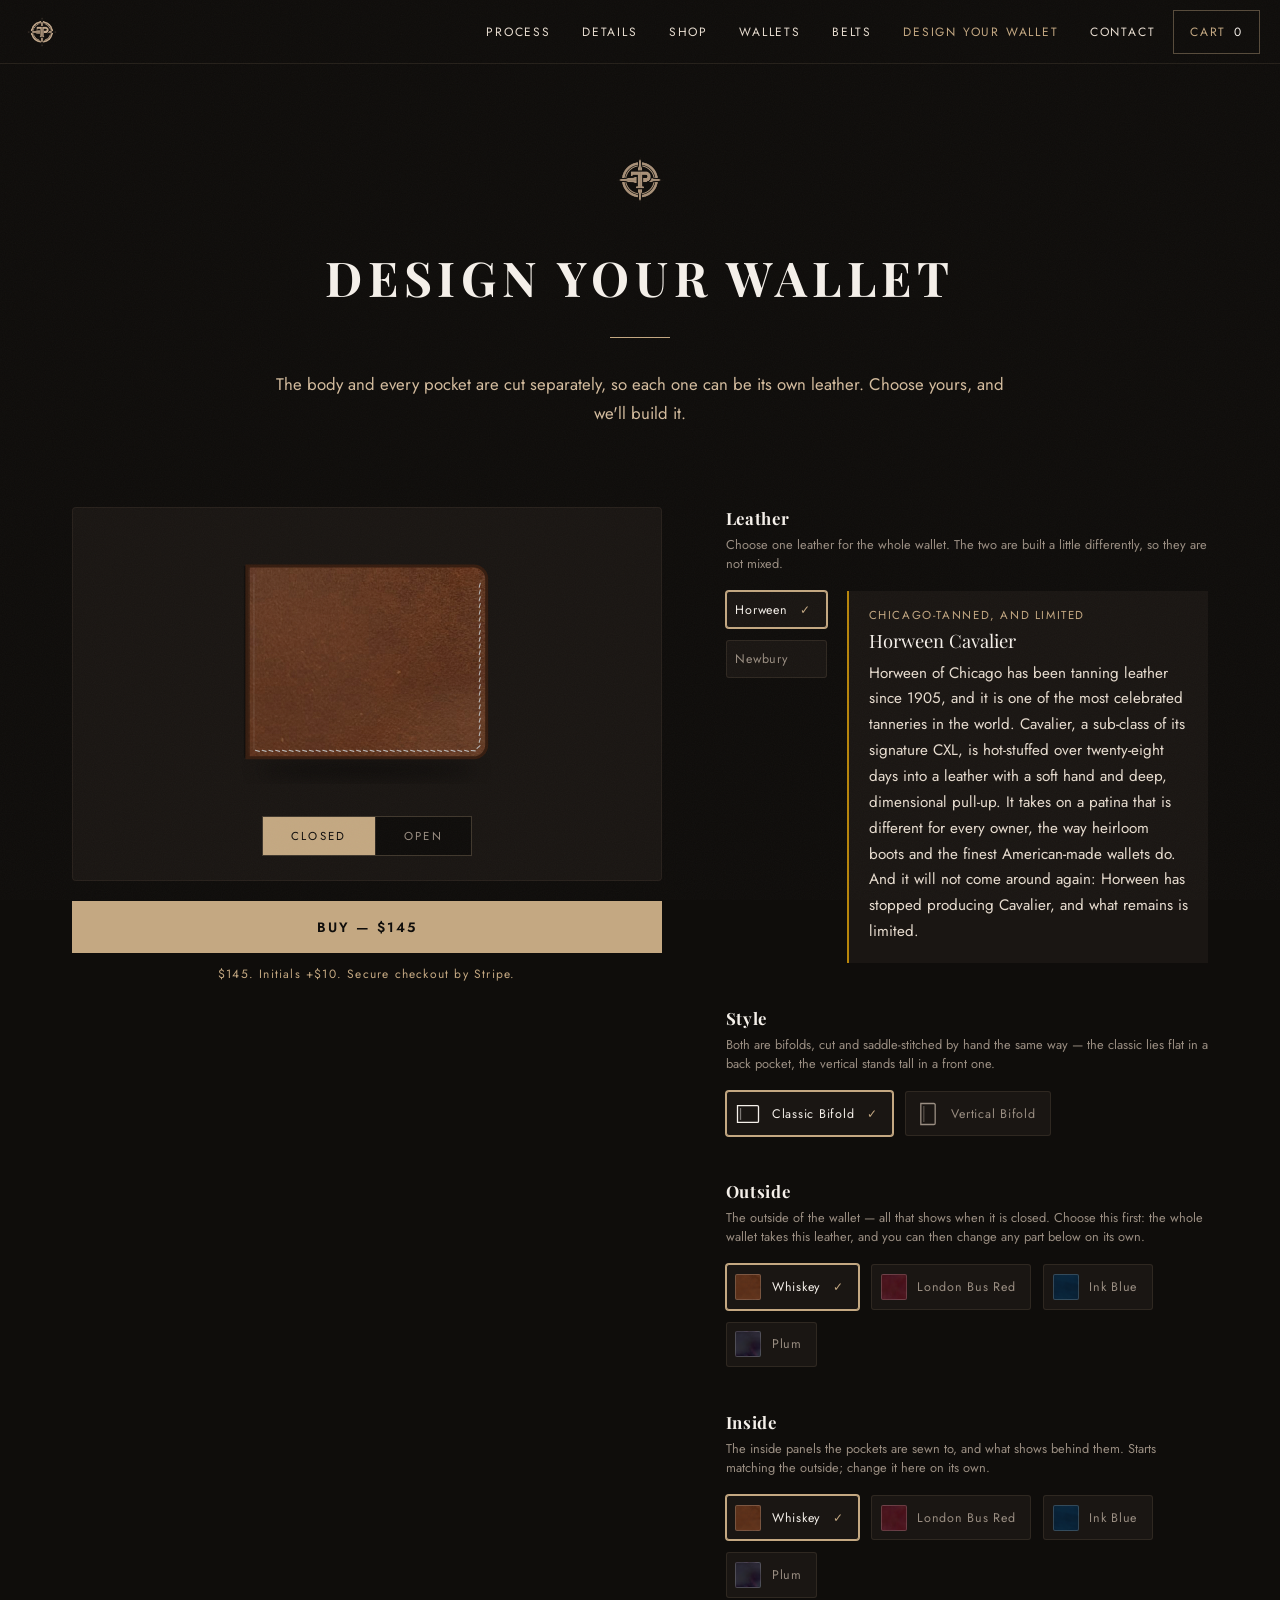
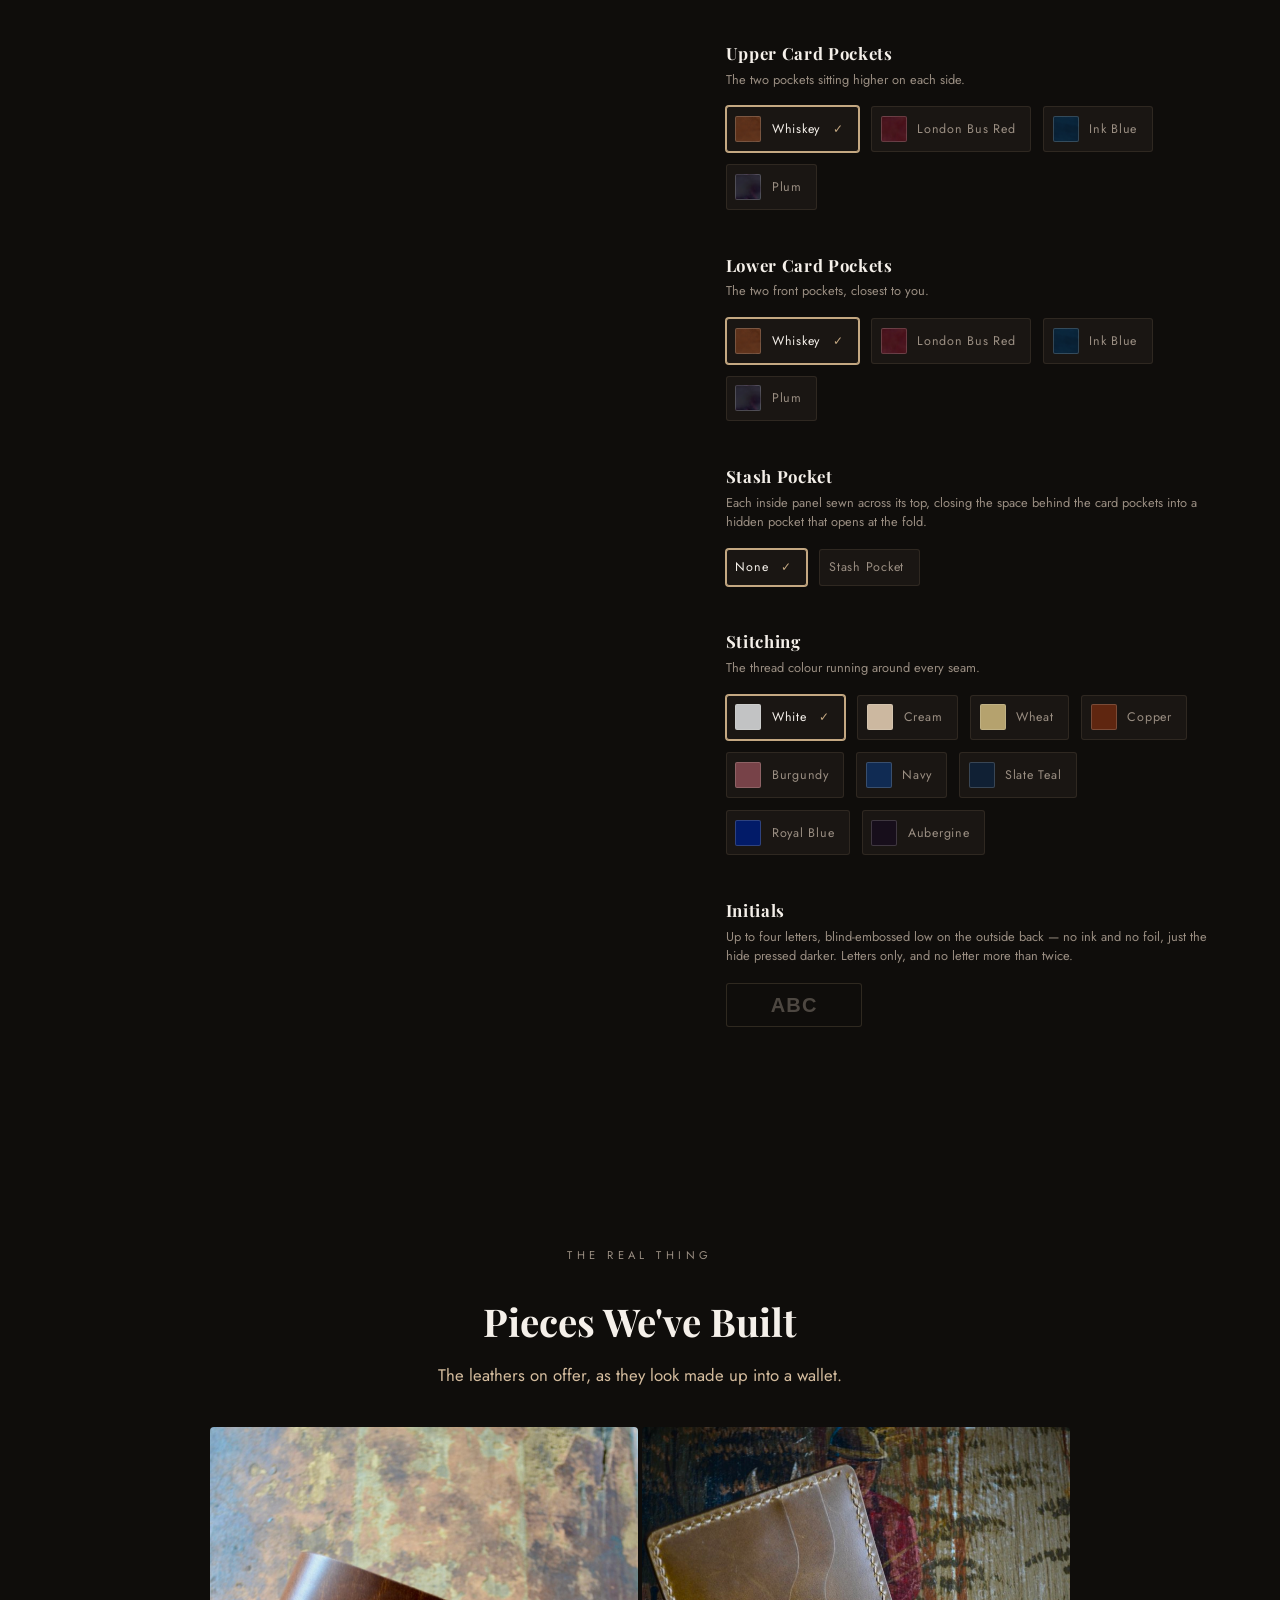
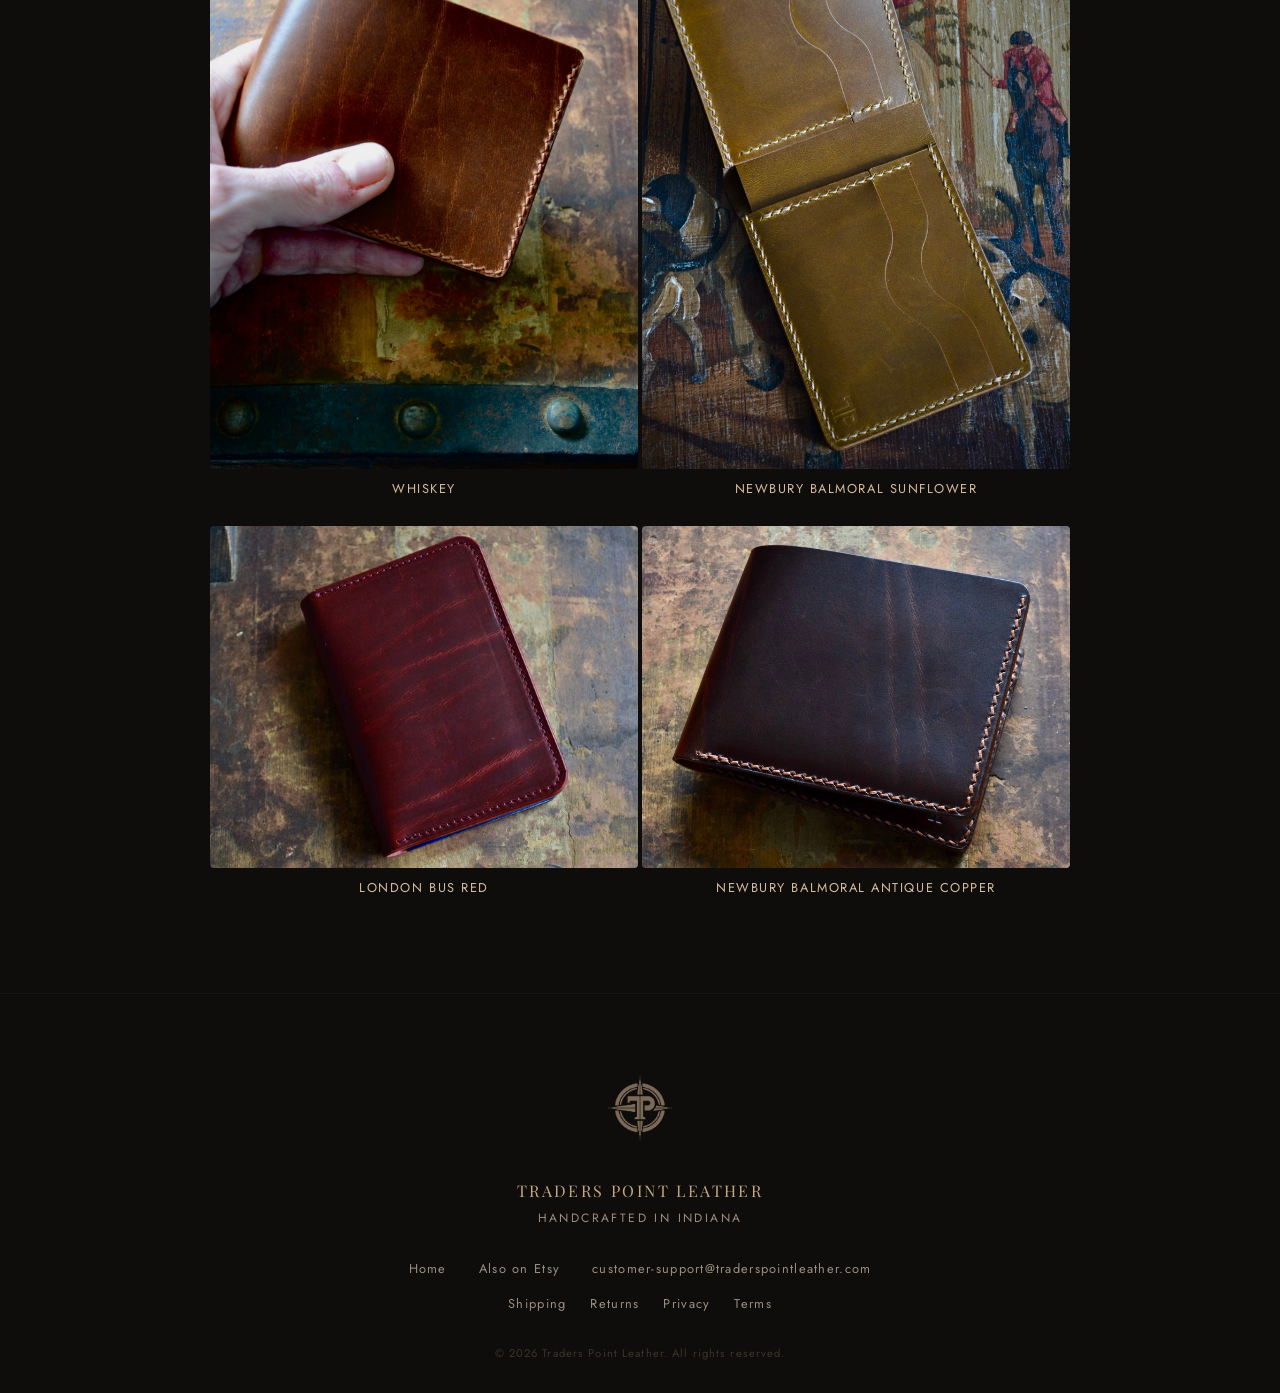
<file: design.html>
<!DOCTYPE html>

<html lang="en">
<head>
<meta charset="UTF-8">
<!-- Google tag (gtag.js) -->
<script async src="https://www.googletagmanager.com/gtag/js?id=G-85D0D5YL87"></script>
<script>
  window.dataLayer = window.dataLayer || [];
  function gtag(){dataLayer.push(arguments);}
  gtag('js', new Date());
  gtag('config', 'G-85D0D5YL87');
</script>
<!-- Microsoft Clarity -->
<script type="text/javascript">
    (function(c,l,a,r,i,t,y){
        c[a]=c[a]||function(){(c[a].q=c[a].q||[]).push(arguments)};
        t=l.createElement(r);t.async=1;t.src="https://www.clarity.ms/tag/"+i;
        y=l.getElementsByTagName(r)[0];y.parentNode.insertBefore(t,y);
    })(window, document, "clarity", "script", "xu1ikt3qv4");
</script>
<meta name="viewport" content="width=device-width, initial-scale=1.0, viewport-fit=cover">
<title>Design Your Wallet — Traders Point Leather</title>
<meta name="description" content="Choose the leather for every layer of a Traders Point Leather bifold — classic or vertical — and see it come together.">
<link rel="canonical" href="https://traderspointleather.com/design.html">
<meta property="og:type" content="website">
<meta property="og:title" content="Design Your Wallet — Traders Point Leather">
<meta property="og:image" content="https://traderspointleather.com/designer-preview.jpg">
<meta property="og:url" content="https://traderspointleather.com/design.html">
<link rel="icon" type="image/png" href="/favicon.png">
<link rel="icon" type="image/x-icon" href="/favicon.ico">
<link rel="apple-touch-icon" sizes="180x180" href="/apple-touch-icon.png">
<link href="https://fonts.googleapis.com/css2?family=Playfair+Display:wght@400;700;900&family=Cormorant+Garamond:ital,wght@0,400;0,600;1,400&family=Jost:wght@300;400;500;600&display=swap" rel="stylesheet">
<style>
  :root {
    --bg: #0f0d0b;
    --bg-warm: #1a1613;
    --tan: #c4a882;
    --tan-light: #d4bc9e;
    --cream: #e8ddd0;
    --white: #f5f0ea;
    --brown: #8b6f4e;
    --navy: #1e2a3a;
    --accent: #b8860b;
    --text-muted: #9a8e82;
  }

* { margin: 0; padding: 0; box-sizing: border-box; }

html { scroll-behavior: smooth; }

body {
  font-family: 'Jost', sans-serif;
  background: var(--bg);
  color: var(--cream);
  overflow-x: hidden;
}

.section-label {
  font-size: 0.7rem;
  letter-spacing: 0.4em;
  text-transform: uppercase;
  color: var(--text-muted);
  margin-bottom: 2rem;
}

/* ── PAGE HEADER ── */
.page-head {
  padding: 5rem 2rem 3rem;
  text-align: center;
  max-width: 800px;
  margin: 0 auto;
}
.page-head .logo-mark { width: 72px; height: 72px; margin-bottom: 1.75rem; opacity: 0.85; }
.page-head h1 {
  font-family: 'Playfair Display', serif;
  font-size: clamp(1.9rem, 4.5vw, 3rem);
  font-weight: 700;
  letter-spacing: 0.12em;
  text-transform: uppercase;
  line-height: 1.15;
  color: var(--white);
}
.page-head .head-divider {
  width: 60px;
  height: 1px;
  background: var(--tan);
  margin: 2rem auto;
}
.page-head p {
  font-size: 1.05rem;
  color: var(--tan-light);
  line-height: 1.7;
}

/* ── CONFIGURATOR LAYOUT ── */
.configurator {
  display: grid;
  grid-template-columns: minmax(0, 1.1fr) minmax(0, 0.9fr);
  gap: 4rem;
  max-width: 1200px;
  margin: 0 auto;
  padding: 2rem 2rem 5rem;
  align-items: start;
}

/* ── PREVIEW ── */
.preview-col { position: sticky; top: 5rem; }
.preview-stage {
  background: var(--bg-warm);
  border: 1px solid rgba(196,168,130,0.08);
  border-radius: 4px;
  padding: 1.5rem;
}
.wallet-svg { width: 100%; height: auto; display: block; }
/* Both views share one <svg>; only one is shown at a time. */
.wallet-svg .view { opacity: 0; visibility: hidden; transition: opacity 0.45s ease; }
.wallet-svg .view.is-active { opacity: 1; visibility: visible; }
.wallet-svg .leather-fill { transition: fill 0.45s ease; }
.wallet-svg .stitch { transition: stroke 0.45s ease; }

.view-toggle {
  display: flex;
  justify-content: center;
  gap: 1px;
  background: rgba(196,168,130,0.12);
  border: 1px solid rgba(196,168,130,0.12);
  width: fit-content;
  margin: 1.5rem auto 0;
}
.view-toggle button {
  font-family: 'Jost', sans-serif;
  font-size: 0.72rem;
  letter-spacing: 0.2em;
  text-transform: uppercase;
  padding: 0.7rem 1.75rem;
  background: var(--bg);
  color: var(--text-muted);
  border: none;
  cursor: pointer;
  transition: color 0.3s, background 0.3s;
}
.view-toggle button:hover { color: var(--tan); }
.view-toggle button[aria-pressed="true"] { background: var(--tan); color: var(--bg); }
.view-toggle button:focus-visible { outline: 2px solid var(--tan-light); outline-offset: 2px; z-index: 1; }

/* ── OPTION GROUPS ── */
.opt-group { margin-bottom: 2.75rem; }
.opt-group > h2 {
  font-family: 'Playfair Display', serif;
  font-size: 1.05rem;
  color: var(--white);
  letter-spacing: 0.04em;
  margin-bottom: 0.35rem;
}
.opt-group > .opt-help {
  font-size: 0.8rem;
  color: var(--text-muted);
  line-height: 1.5;
  margin-bottom: 1.1rem;
}
.swatch-row { display: flex; flex-wrap: wrap; gap: 0.75rem; }
.swatch[hidden] { display: none !important; }
.family-row { display: grid; grid-template-columns: auto 1fr; gap: 1.25rem; align-items: start; }
.family-toggle { display: flex; flex-direction: column; gap: 0.75rem; }
.family-tag { font-size: 0.72rem; letter-spacing: 0.14em; text-transform: uppercase; color: var(--tan); margin-bottom: 0.3rem; }
.family-about { background: var(--bg-warm); border-left: 2px solid var(--accent); padding: 1rem 1.25rem 1.15rem; }
.family-about h3 { font-family: 'Playfair Display', serif; font-size: 1.15rem; font-weight: 400; color: var(--white); margin-bottom: 0.5rem; }
#family-about-blurb { font-size: 0.95rem; line-height: 1.7; color: var(--cream); }
@media (max-width: 720px) {
  .family-row { grid-template-columns: 1fr; }
  .family-toggle { flex-direction: row; flex-wrap: wrap; }
}
.opt-note { font-size: 0.85rem; line-height: 1.6; color: var(--tan-light); border-left: 2px solid var(--accent); padding-left: 0.75rem; margin: -0.25rem 0 0.9rem; }
.swatch[disabled] { opacity: 0.4; cursor: not-allowed; }
[data-buy][hidden] { display: none !important; }
.swatch {
  display: flex;
  align-items: center;
  gap: 0.65rem;
  padding: 0.55rem 0.9rem 0.55rem 0.55rem;
  background: var(--bg-warm);
  border: 1px solid rgba(196,168,130,0.12);
  border-radius: 3px;
  cursor: pointer;
  font-family: 'Jost', sans-serif;
  font-size: 0.78rem;
  letter-spacing: 0.06em;
  color: var(--text-muted);
  transition: border-color 0.3s, color 0.3s;
}
.swatch:hover { border-color: rgba(196,168,130,0.4); color: var(--cream); }
.swatch-chip {
  width: 26px;
  height: 26px;
  border-radius: 2px;
  flex: none;
  border: 1px solid rgba(245,240,234,0.18);
  background-size: cover;
  background-position: center;
}
/* Selection is a light ring plus a checkmark — never colour alone, since a
   colour-only cue disappears on a dark chip against a near-black page. */
.swatch[aria-checked="true"] {
  border-color: var(--tan);
  box-shadow: 0 0 0 1px var(--tan);
  color: var(--white);
}
.swatch[aria-checked="true"]::after {
  content: '✓';
  font-size: 0.75rem;
  color: var(--tan);
  margin-left: 0.15rem;
}
.swatch:focus-visible { outline: 2px solid var(--tan-light); outline-offset: 3px; }
/* The style picker shows a shape rather than a colour, so its chip drops the
   swatch frame and draws an outline in the swatch's own text colour. */
.swatch-chip.chip-shape { border: none; background: none; color: inherit; }
.swatch-chip.chip-shape svg { display: block; width: 26px; height: 26px; }

/* ── MONOGRAM ── */
/* The one option that is typed rather than chosen, so it is the one control on
   the page that isn't a swatch. Set in the stamp's own Arial rather than the
   page's Playfair, so the field already looks like what gets pressed into the
   leather. */
.mono-field { display: flex; flex-wrap: wrap; align-items: center; gap: 1rem 1.25rem; }
#monogram {
  width: 8.5rem;
  flex: none;
  background: var(--bg);
  border: 1px solid rgba(196,168,130,0.18);
  border-radius: 3px;
  color: var(--cream);
  font-family: Arial, Helvetica, sans-serif;
  font-size: 1.25rem;
  font-weight: 700;
  letter-spacing: 0.06em;
  /* Letter-spacing pads to the right of the last letter, which drags centred
     text off centre by that much. Half of it back as indent re-centres it. */
  text-indent: 0.06em;
  text-align: center;
  text-transform: uppercase;
  padding: 0.6rem 0.5rem;
  transition: border-color 0.3s;
}
#monogram:hover { border-color: rgba(196,168,130,0.4); }
#monogram:focus-visible { outline: 2px solid var(--tan-light); outline-offset: 2px; }
#monogram::placeholder { color: rgba(154,142,130,0.45); }
/* Empty until a keystroke is turned away, the same as the spec's copy status. */
.mono-status {
  flex: 1 1 10rem;
  min-height: 1.2em;
  font-size: 0.78rem;
  line-height: 1.5;
  letter-spacing: 0.05em;
  color: var(--tan);
}

/* ── SPEC ── */
.spec-section {
  background: var(--bg-warm);
  border-top: 1px solid rgba(196,168,130,0.08);
  border-bottom: 1px solid rgba(196,168,130,0.08);
  padding: 5rem 2rem;
}
.spec-inner { max-width: 720px; margin: 0 auto; text-align: center; }
.spec-inner h2 {
  font-family: 'Playfair Display', serif;
  font-size: clamp(1.6rem, 3.5vw, 2.4rem);
  color: var(--white);
  margin-bottom: 1rem;
}
.spec-inner > p {
  font-family: 'Cormorant Garamond', serif;
  font-size: 1.15rem;
  font-style: italic;
  color: var(--tan-light);
  margin-bottom: 2.5rem;
}
.spec-actions { margin-top: 1.75rem; }
.btn-shop {
  display: inline-block;
  padding: 1.1rem 3.5rem;
  background: var(--tan);
  color: var(--bg);
  border: none;
  text-decoration: none;
  font-family: 'Jost', sans-serif;
  font-size: 0.85rem;
  letter-spacing: 0.15em;
  text-transform: uppercase;
  font-weight: 600;
  cursor: pointer;
  transition: all 0.4s;
}
.btn-shop:hover { background: var(--tan-light); transform: translateY(-2px); }
.btn-shop:focus-visible { outline: 2px solid var(--tan-light); outline-offset: 3px; }
.spec-note {
  display: block;
  margin-top: 1.1rem;
  font-size: 0.8rem;
  letter-spacing: 0.1em;
  color: var(--tan);
}

/* The send button, kept in reach while the wallet is being chosen rather than
   only at the foot of the page. Beside the preview on a wide screen, where that
   column is pinned; in a bar along the bottom of a narrow one, where it is not.
   Each pair is the same Buy and Send as the buttons in the spec section. */
.preview-send {
  display: flex;
  flex-direction: column;
  gap: 0.7rem;
  margin-top: 1.25rem;
  text-align: center;
}
.preview-send .btn-shop { padding: 1rem 1.5rem; }

.send-actions { display: flex; gap: 0.6rem; }
.preview-send .send-actions { flex-direction: column; }
.spec-actions .send-actions { justify-content: center; flex-wrap: wrap; }
.preview-send .spec-note { margin-top: 0; font-size: 0.75rem; }

.send-bar { display: none; }

/* ── REAL PIECES ── */
.real-pieces { padding: 6rem 2rem; max-width: 1200px; margin: 0 auto; text-align: center; }
.real-pieces .section-label { text-align: center; }
.real-pieces h2 {
  font-family: 'Playfair Display', serif;
  font-size: clamp(1.6rem, 3.5vw, 2.4rem);
  color: var(--white);
  margin-bottom: 3rem;
}
/* Two to a row, the two portrait photographs together above the two
   landscape ones, so each row's frames are one height. Narrower than the
   section around them so the grid does not run the full 1200px. Each is
   captioned with its leather's swatch name, so the rows get room for it. */
.pieces-grid {
  display: grid;
  grid-template-columns: repeat(2, 1fr);
  gap: 1.75rem 4px;
  max-width: 860px;
  margin: 0 auto;
}
.pieces-grid figure { margin: 0; }
/* The two portrait photographs share the first row, upright. */
.pieces-grid .img-wrap.tall { aspect-ratio: 2/3; }
.pieces-grid figcaption {
  margin-top: 0.6rem;
  font-size: 0.8rem;
  letter-spacing: 0.12em;
  text-transform: uppercase;
  color: var(--tan-light);
}
.pieces-intro {
  font-size: 1.05rem;
  color: var(--tan-light);
  margin: -2rem auto 2.5rem;
  max-width: 560px;
}
.pieces-grid .img-wrap { aspect-ratio: 5/4; overflow: hidden; border-radius: 4px; } /* 5:4 leaves the closed Antique Copper wallet some margin; 3:2 clipped its edges */
.pieces-grid img { width: 100%; height: 100%; object-fit: cover; transition: transform 0.6s ease; }
.pieces-grid .img-wrap:hover img { transform: scale(1.05); }

/* ── FOOTER ── */
footer { padding: 4rem 2rem 2rem; text-align: center; border-top: 1px solid rgba(196,168,130,0.06); }
.footer-brand {
  font-family: 'Playfair Display', serif;
  font-size: 1rem;
  letter-spacing: 0.15em;
  text-transform: uppercase;
  color: var(--tan);
  margin-bottom: 0.5rem;
}
.footer-loc {
  font-size: 0.75rem;
  color: var(--text-muted);
  letter-spacing: 0.2em;
  text-transform: uppercase;
  margin-bottom: 2rem;
}
.footer-links { display: flex; justify-content: center; gap: 2rem; margin-bottom: 2rem; }
.footer-links a {
  color: var(--text-muted);
  text-decoration: none;
  font-size: 0.8rem;
  letter-spacing: 0.1em;
  transition: color 0.3s;
}
.footer-links a:hover { color: var(--tan); }
.footer-links.footer-policy { flex-direction: row; flex-wrap: wrap; gap: 0.5rem 1.5rem; font-size: 0.8rem; margin-top: -1rem; }
.footer-copy { font-size: 0.7rem; color: rgba(196,168,130,0.25); letter-spacing: 0.1em; }

body::after {
  content: '';
  position: fixed;
  inset: 0;
  pointer-events: none;
  z-index: 999;
  opacity: 0.03;
  background-image: url("data:image/svg+xml,%3Csvg viewBox='0 0 256 256' xmlns='http://www.w3.org/2000/svg'%3E%3Cfilter id='n'%3E%3CfeTurbulence type='fractalNoise' baseFrequency='0.9' numOctaves='4' stitchTiles='stitch'/%3E%3C/filter%3E%3Crect width='100%25' height='100%25' filter='url(%23n)'/%3E%3C/svg%3E");
  background-repeat: repeat;
  background-size: 256px 256px;
}

/* ── WIDE SCREENS ──
   The heading clamps top out around 1100px, so a large monitor was showing a
   laptop's type. One step up, and the configurator widens to match — the wallet
   preview is the point of this page and it grows with the column. The 720px
   spec column and the 800px header keep their widths: those are text, and text
   set much wider than that is harder to read, not grander. */
@media (min-width: 1400px) {
  .page-head h1 { font-size: 3.4rem; }
  .page-head p { font-size: 1.4rem; }
  .configurator { max-width: 1320px; gap: 5rem; }
  .spec-inner h2,
  .real-pieces h2 { font-size: 2.8rem; }
}

/* ── ANIMATIONS ── */
.reveal { opacity: 0; transform: translateY(30px); transition: opacity 0.8s, transform 0.8s; }
.reveal.visible { opacity: 1; transform: translateY(0); }

@media (prefers-reduced-motion: reduce) {
  html { scroll-behavior: auto; }
  .reveal { opacity: 1; transform: none; transition: none; }
  .wallet-svg .view,
  .wallet-svg .leather-fill,
  .wallet-svg .stitch,
  .pieces-grid img,
  .btn-shop,
  .send-bar { transition: none; }
}

/* ── RESPONSIVE ── */
/* Between the two-column configurator and the phone layout there is a band
   where the options column is squeezed under ~400px: the leather swatches wrap
   into ragged rows and the fixed-width monogram field pushes its status line
   onto its own row. Nothing is gained by holding two columns that narrow, so
   the page goes single-column here instead of at 768px, and the wide preview
   is simply centred. */
@media (max-width: 1024px) {
  .configurator {
    grid-template-columns: 1fr;
    gap: 3rem;
    max-width: 720px;
  }
  /* Static rather than sticky: pinned to the top of a single column it would
     sit over the options it is meant to sit beside. */
  .preview-col { position: static; }

  .preview-send { display: none; }
  /* The fixed send bar sits over the page bottom; keep the footer links clear of it. */
  footer { padding-bottom: calc(6rem + env(safe-area-inset-bottom, 0px)); }
  .send-bar {
    display: flex;
    align-items: center;
    gap: 1rem;
    position: fixed;
    left: 0;
    right: 0;
    bottom: 0;
    z-index: 6;
    padding: 0.75rem max(1.5rem, env(safe-area-inset-right, 0px))
             calc(0.75rem + env(safe-area-inset-bottom, 0px))
             max(1.5rem, env(safe-area-inset-left, 0px));
    background: var(--bg-warm);
    border-top: 1px solid rgba(196,168,130,0.18);
    box-shadow: 0 -10px 24px rgba(0,0,0,0.45);
    transition: transform 0.35s ease, visibility 0.35s;
  }
  /* Out of the way once the spec section, with its own button, is on screen. */
  .send-bar.is-away { transform: translateY(110%); visibility: hidden; }
  .send-bar .btn-shop { flex: none; padding: 0.95rem 1.5rem; }
  .send-bar .spec-note { margin-top: 0; font-size: 0.75rem; }
  /* Room at the foot of the options so the bar never covers the last of them. */
  .configurator { padding-bottom: 7rem; }
}

@media (max-width: 768px) {
  .page-head { padding: 3rem 1.5rem 2rem; }
  .configurator {
    grid-template-columns: 1fr;
    gap: 2.5rem;
    padding: 1rem 1.5rem 4rem;
  }
  /* Preview pins to the top of the viewport so the wallet stays in sight
     while the options are scrolled underneath it. */
  .preview-col {
    position: sticky;
    top: 0;
    z-index: 5;
    background: var(--bg);
    padding: 0.75rem 1.5rem;
    margin: 0 -1.5rem;
  }
  /* Options scroll underneath the pinned preview; fade them out so a
     heading passing behind it dissolves instead of being cut mid-letter. */
  .preview-col::after {
    content: '';
    position: absolute;
    left: 0;
    right: 0;
    top: 100%;
    height: 26px;
    background: linear-gradient(var(--bg), rgba(15,13,11,0));
    pointer-events: none;
  }
  .preview-stage { padding: 1rem; }
  .wallet-svg { max-height: 34vh; }
  .view-toggle { margin-top: 1rem; }
  .view-toggle button { padding: 0.6rem 1.35rem; }
  .spec-section { padding: 3.5rem 1.5rem; }
  .btn-shop { width: 100%; padding: 1.1rem 1rem; }
  .send-bar { flex-direction: column; gap: 0.45rem; text-align: center; }
  .send-bar .send-actions { width: 100%; }
  .send-bar .btn-shop { flex: 1; width: auto; padding: 0.9rem 1rem; }
  .real-pieces { padding: 4rem 1.5rem; }
  .pieces-grid { grid-template-columns: 1fr; gap: 1.5rem; }
  .footer-links { flex-direction: column; gap: 1rem; }
}

/* ── Shared site header (copied from index.html, per the repo's copy-don't-import habit) ── */
body { padding-top: 64px; }
.site-header {
  position: fixed; top: 0; left: 0; right: 0; z-index: 100; height: 64px;
  display: flex; align-items: center; justify-content: space-between;
  padding: 0 max(1.25rem, env(safe-area-inset-right)) 0 max(1.25rem, env(safe-area-inset-left));
  background: var(--bg); border-bottom: 1px solid rgba(196,168,130,0.12);
}
.site-header-logo { display: flex; align-items: center; min-height: 44px; }
.site-header-logo img { height: 44px; width: auto; display: block; }
.site-header-end { display: flex; align-items: center; gap: 0.25rem; }
.site-nav { display: flex; align-items: center; gap: 0.25rem; }
.site-nav a {
  display: inline-flex; align-items: center; min-height: 44px; padding: 0 0.85rem;
  color: var(--cream); text-decoration: none; font-size: 0.75rem; letter-spacing: 0.15em; text-transform: uppercase; transition: color 0.3s;
}
.site-nav a:hover, .site-nav a[aria-current="page"] { color: var(--tan); }
.site-header a:focus-visible, .nav-toggle:focus-visible { outline: 2px solid var(--tan-light); outline-offset: 2px; }
.cart-btn {
  display: inline-flex; align-items: center; min-width: 44px; min-height: 44px; padding: 0 1rem; text-decoration: none;
  background: transparent; color: var(--tan); border: 1px solid rgba(196,168,130,0.4);
  font-size: 0.75rem; letter-spacing: 0.15em; text-transform: uppercase;
}
.cart-btn:hover { border-color: var(--tan); }
.cart-count { margin-left: 0.5rem; color: var(--white); }
.nav-toggle { display: none; min-width: 44px; min-height: 44px; background: transparent; border: 0; color: var(--tan); cursor: pointer; }
.nav-toggle span, .nav-toggle span::before, .nav-toggle span::after { display: block; width: 22px; height: 2px; background: currentColor; position: relative; margin: 0 auto; content: ''; }
.nav-toggle span::before { position: absolute; top: -7px; left: 0; }
.nav-toggle span::after { position: absolute; top: 7px; left: 0; }
@media (max-width: 899px) {
  .nav-toggle { display: block; }
  .site-nav { display: none; position: absolute; top: 64px; left: 0; right: 0; flex-direction: column; align-items: stretch; gap: 0; padding: 0.5rem 1.25rem 1rem; background: var(--bg); border-bottom: 1px solid rgba(196,168,130,0.12); }
  .site-nav.open { display: flex; }
  .site-nav a { padding: 0 0.25rem; font-size: 0.85rem; }
}
</style>
<!-- Crisp live chat. Visitors' messages land in the Crisp app on the shop's
     phone. Deferred to page load, like Clarity, so it never slows the first
     paint. With no website ID set, nothing loads and the page's own chat
     buttons stay hidden. -->
<script>
  window.CRISP_WEBSITE_ID = '555f5fde-3295-4ab0-9e41-d1ddb720f2e4';
  window.$crisp = [];
  if (window.CRISP_WEBSITE_ID) {
    window.addEventListener('load', function () {
      var s = document.createElement('script');
      s.src = 'https://client.crisp.chat/l.js';
      s.async = 1;
      document.head.appendChild(s);
    });
  }
</script>
</head>
<body>
<header class="site-header">
  <a class="site-header-logo" href="/" aria-label="Traders Point Leather home"><img src="/logo.png" alt="" width="44" height="44"></a>
  <div class="site-header-end">
    <nav class="site-nav" id="site-nav" aria-label="Main">
    <a href="/#craft">Process</a>
    <a href="/#details">Details</a>
    <a href="/shop/ready-to-ship">Shop</a>
    <a href="/shop/made-to-order">Wallets</a>
    <a href="/shop/belts">Belts</a>
    <a href="/design.html" aria-current="page">Design Your Wallet</a>
    <a href="/#contact">Contact</a>
    </nav>
    <a class="cart-btn" href="/cart" aria-label="Open cart">Cart <span class="cart-count">0</span></a>
    <button class="nav-toggle" type="button" aria-expanded="false" aria-controls="site-nav" aria-label="Open menu"><span></span></button>
  </div>
</header>

<!-- HEADER -->
<header class="page-head">
  <img class="logo-mark" src="logo.png" alt="Traders Point Leather compass logo" width="72" height="72">
  <h1>Design Your Wallet</h1>
  <div class="head-divider"></div>
  <p>The body and every pocket are cut separately, so each one can be its own leather. Choose yours, and we'll build it.</p>
</header>

<!-- CONFIGURATOR -->
<div class="configurator">
  <div class="preview-col">
    <div class="preview-stage">
      <!-- viewBox and desc are the default model's; buildWallet() sets both
           from whichever style is chosen. -->
      <svg id="wallet" class="wallet-svg" viewBox="0 0 540 260" role="img"
           aria-labelledby="wallet-title wallet-desc">
        <title id="wallet-title">Preview of your wallet</title>
        <desc id="wallet-desc">A drawing of the wallet that updates as you choose leathers.</desc>
        <defs>
          <!-- Populated at runtime: one <pattern> per leather that has a swatch photo. -->
          <g id="tex-defs"></g>

          <!-- Soft light across the top-left, the way pull-up leather catches it.
               In user space, not bounding-box units: one light over the whole
               drawing, so the pieces are lit as one object. Per bounding box
               every panel and the spine would carry its own little vignette and
               they would meet at a visible step. buildWallet() sets the centre
               and radius, the frame being the model's; these are the classic's. -->
          <radialGradient id="sheen" gradientUnits="userSpaceOnUse"
                          cx="172.8" cy="46.8" r="421.2">
            <stop offset="0%"   stop-color="#fff" stop-opacity="0.10"/>
            <stop offset="45%"  stop-color="#fff" stop-opacity="0.02"/>
            <stop offset="100%" stop-color="#000" stop-opacity="0.30"/>
          </radialGradient>

          <!-- The valley of the fold: deepest down the middle of the spine and
               nothing at all at its edges, so the panels meet it without a step. -->
          <linearGradient id="foldShade" x1="0" y1="0" x2="1" y2="0">
            <stop offset="0%"   stop-color="#000" stop-opacity="0"/>
            <stop offset="50%"  stop-color="#000" stop-opacity="0.16"/>
            <stop offset="100%" stop-color="#000" stop-opacity="0"/>
          </linearGradient>

          <!-- Softens the shadow each pocket casts on the layer behind it. -->
          <filter id="edgeShadow" x="-15%" y="-60%" width="130%" height="260%">
            <feGaussianBlur stdDeviation="3.2"/>
          </filter>

          <!-- Fine grain so a flat colour still reads as leather before the
               swatch photos land. Kept subtle; photos will sit on top of it. -->
          <filter id="grain" x="0" y="0" width="100%" height="100%">
            <feTurbulence type="fractalNoise" baseFrequency="0.62" numOctaves="4" seed="7" result="n"/>
            <feColorMatrix in="n" type="saturate" values="0"/>
          </filter>

          <filter id="softShadow" x="-30%" y="-30%" width="160%" height="180%">
            <feGaussianBlur stdDeviation="9"/>
          </filter>
        </defs>

        <!-- Both views are drawn here at runtime by buildWallet(). -->
        <g id="view-closed" class="view is-active"></g>
        <g id="view-open" class="view"></g>
      </svg>

      <div class="view-toggle" role="group" aria-label="Wallet view">
        <button type="button" id="btn-closed" aria-pressed="true">Closed</button>
        <button type="button" id="btn-open" aria-pressed="false">Open</button>
      </div>
    </div>

    <div class="preview-send">
      <div class="send-actions">
        <a class="btn-shop" data-buy href="#" aria-describedby="send-note-side">Buy — $145</a>
      </div>
      <span class="spec-note" id="send-note-side">$145. Initials +$10. Secure checkout by Stripe.</span>
    </div>
  </div>

  <!-- Option groups are generated from the config block in the script below.
       The monogram is a text field rather than a row of swatches, so it is
       written out here and left alone while #options is filled. -->
  <div class="options-col">
    <div id="options"></div>

    <div class="opt-group">
      <h2><label for="monogram">Initials</label></h2>
      <p class="opt-help">Up to four letters, blind-embossed low on the outside back —
        no ink and no foil, just the hide pressed darker. Letters only, and no letter
        more than twice.</p>
      <div class="mono-field">
        <input id="monogram" type="text" placeholder="ABC" autocomplete="off"
               autocapitalize="characters" autocorrect="off" spellcheck="false"
               aria-describedby="mono-status">
        <span class="mono-status" id="mono-status" role="status" aria-live="polite"></span>
      </div>
    </div>
  </div>
</div>

<div class="send-bar" id="send-bar">
  <div class="send-actions">
    <a class="btn-shop" data-buy href="#" aria-describedby="send-note-bar">Buy — $145</a>
  </div>
  <span class="spec-note" id="send-note-bar">$145. Initials +$10. Secure checkout by Stripe.</span>
</div>

<!-- REAL PIECES -->
<section class="real-pieces reveal">
  <p class="section-label">The Real Thing</p>
  <h2>Pieces We've Built</h2>
  <p class="pieces-intro">The leathers on offer, as they look made up into a wallet.</p>
  <!-- One frame per leather the configurator offers, captioned with the same
       name its swatch carries, so a choice above can be matched to a real
       wallet here. -->
  <div class="pieces-grid">
    <figure>
      <div class="img-wrap tall"><img src="piece-brown-in-hand.jpg" alt="A hand holding a closed whiskey bifold wallet over a studded metal trunk, the stitching running down its outside edge" loading="lazy" width="1200" height="1800"></div>
      <figcaption>Whiskey</figcaption>
    </figure>
    <figure>
      <div class="img-wrap tall"><img src="img/cygnet-newbury-balmoral-sunflower/02.jpg" alt="An open Newbury Balmoral bifold wallet in Sunflower, an olive gold, showing its card pockets and cream stitching" loading="lazy" width="800" height="1200"></div>
      <figcaption>Newbury Balmoral Sunflower</figcaption>
    </figure>
    <figure>
      <div class="img-wrap"><img src="IMG_7868.jpg" alt="A closed vertical bifold in London Bus Red, the pull-up showing lighter streaks across the outside" loading="lazy" width="699" height="487"></div>
      <figcaption>London Bus Red</figcaption>
    </figure>
    <figure>
      <div class="img-wrap"><img src="img/cygnet-newbury-balmoral-antique-copper/02.jpg" style="object-position:center 42%" alt="A closed Newbury Balmoral bifold wallet in Antique Copper, a deep ruddy brown, with cream hand stitching" loading="lazy" width="800" height="1200"></div>
      <figcaption>Newbury Balmoral Antique Copper</figcaption>
    </figure>
  </div>
</section>

<!-- FOOTER -->
<footer>
  <img src="logo.png" alt="Traders Point Leather" width="100" height="100" style="height:100px;width:auto;margin-bottom:1rem;opacity:0.6;">
  <div class="footer-brand">Traders Point Leather</div>
  <div class="footer-loc">Handcrafted in Indiana</div>
  <div class="footer-links">
    <a href="/">Home</a>
    <a href="https://www.etsy.com/shop/TradersPointLeather" target="_blank" rel="noopener">Also on Etsy</a>
    <a href="mailto:customer-support@traderspointleather.com">customer-support@traderspointleather.com</a>
  </div>
  <div class="footer-links footer-policy">
    <a href="/shipping">Shipping</a>
    <a href="/returns">Returns</a>
    <a href="/privacy">Privacy</a>
    <a href="/terms">Terms</a>
  </div>
  <p class="footer-copy">&copy; 2026 Traders Point Leather. All rights reserved.</p>
</footer>

<script>
/* ══════════════════════════════════════════════════════════════════════
   EDIT ME — leathers and threads
   ─────────────────────────────────────────────────────────────────────
   Everything on this page is generated from these two lists. Add, remove
   or rename entries freely; nothing else needs to change.

     id     short code used in the build code. Keep it lowercase, no spaces.
     name   what customers see.
     line   the tannery / leather line, shown in the spec.
     hex    the flat colour, used until a swatch photo exists.
     shade  a darker version of hex, used for shadows and the burnished
            edge. Hand-picked rather than calculated, because a single
            darkening rule looks wrong across both whiskey and ink blue.
     tex    OPTIONAL. Filename of a square, tileable swatch photo, e.g.
            'leather-whiskey.jpg'. When present it replaces the flat hex
            in the preview. Leave it off and the hex is used.
   ══════════════════════════════════════════════════════════════════════ */
const LEATHERS = [
  { id: 'whiskey', name: 'Whiskey',         line: 'Horween Cavalier', hex: '#5e331c', shade: '#361d10',
    tex: 'leather-whiskey.jpg' },
  { id: 'redbus',  name: 'London Bus Red',  line: 'Horween Cavalier', hex: '#4c1820', shade: '#2c0e13',
    tex: 'leather-redbus.jpg' },
  { id: 'ink',     name: 'Ink Blue',        line: 'Horween Cavalier', hex: '#0a2339', shade: '#061422',
    tex: 'leather-ink.jpg' },
  { id: 'plum',    name: 'Plum',            line: 'Horween Cavalier', hex: '#2a2833', shade: '#18171e',
    tex: 'leather-plum.jpg' },
  /* Newbury Balmoral. Every color has a
     swatch photo (leather-nb-*.jpg), 1080x800 like the Horween ones. Cognac, Antique Copper, Navy and
     Sunflower are real patches from the shop's photos (Cognac uses the photo previously labeled Copper;
     the owner confirmed that leather reads as Cognac. Antique Copper is the same patch darkened). Black,
     Chocolate, Forest, Kelly, Stone and Red use the Sunflower grain recolored, a stopgap until each is shot.
     Hex is the texture's average color.
     Shade is 58% of the hex. */
  { id: 'nb-black',     name: 'Black',          line: 'Newbury Balmoral', hex: '#222222', shade: '#141414',
    tex: 'leather-nb-black.jpg' },
  { id: 'nb-chocolate', name: 'Chocolate',      line: 'Newbury Balmoral', hex: '#3c2318', shade: '#23140e',
    tex: 'leather-nb-chocolate.jpg' },
  { id: 'nb-copper',    name: 'Antique Copper', line: 'Newbury Balmoral', hex: '#2c120b', shade: '#1a0a06',
    tex: 'leather-nb-copper.jpg' },
  { id: 'nb-cognac',    name: 'Cognac',         line: 'Newbury Balmoral', hex: '#3c1a10', shade: '#230f09',
    tex: 'leather-nb-cognac.jpg' },
  { id: 'nb-navy',      name: 'Navy Blue',      line: 'Newbury Balmoral', hex: '#05203e', shade: '#031324',
    tex: 'leather-nb-navy.jpg' },
  { id: 'nb-forest',    name: 'Forest Green',   line: 'Newbury Balmoral', hex: '#12281c', shade: '#0a1710',
    tex: 'leather-nb-forest.jpg' },
  { id: 'nb-kelly',     name: 'Kelly Green',    line: 'Newbury Balmoral', hex: '#21512d', shade: '#132f1a',
    tex: 'leather-nb-kelly.jpg' },
  { id: 'nb-stone',     name: 'Stone Brown',    line: 'Newbury Balmoral', hex: '#4d3c2d', shade: '#2d231a',
    tex: 'leather-nb-stone.jpg' },
  { id: 'nb-red',       name: 'Red',            line: 'Newbury Balmoral', hex: '#6c1619', shade: '#3f0d0e',
    tex: 'leather-nb-red.jpg' },
  { id: 'nb-sunflower', name: 'Sunflower',      line: 'Newbury Balmoral', hex: '#7a580d', shade: '#473308',
    tex: 'leather-nb-sunflower.jpg' },
];

/* The leather is chosen once, at the top: an all-Horween wallet or an all-Newbury
   one, never a mix, because the two are built differently (Newbury is thinner and
   always carries the stash pockets). Each family then offers its own colours.
   `def` is the colour a wallet starts in when its family is picked. The copy uses
   only what the owner has said about each leather. */
const LEATHER_LINES = [
  { id: 'horween', line: 'Horween Cavalier', short: 'Horween', def: 'whiskey',
    tag: 'Chicago-tanned, and limited',
    blurb: 'Horween of Chicago has been tanning leather since 1905, and it is one of the most celebrated tanneries in the world. '
         + 'Cavalier, a sub-class of its signature CXL, is hot-stuffed over twenty-eight days into a leather with a soft hand '
         + 'and deep, dimensional pull-up. It takes on a patina that is different for every owner, the way heirloom boots and '
         + 'the finest American-made wallets do. And it will not come around again: Horween has stopped producing Cavalier, '
         + 'and what remains is limited.' },
  { id: 'newbury', line: 'Newbury Balmoral', short: 'Newbury', def: 'nb-cognac',
    tag: 'East Coast, American-made',
    blurb: 'Tanned on the American East Coast, Newbury Balmoral is dual-tanned to stand beside Horween Cavalier. Its color is '
         + 'struck all the way through the hide, so a burnished edge comes up even and clean from one end of the wallet to the '
         + 'other. A touch thinner, it lets pockets stack flat without bulk.' },
];
const lineOf = (leather) => LEATHER_LINES.find((l) => l.line === leather.line);

/* Sampled off the two spool photos. Both were shot in open shade, so the light
   is skylight and everything reads cool — the white thread measured #b8c8dc
   before correction. Each frame is white-balanced off its white spool, then
   each thread is the median of a patch with the groove shadows and the
   specular sheen both rejected; these threads are glossy enough that leaving
   the sheen in turned the burgundy mauve. */
const THREADS = [
  { id: 'white',     name: 'White',      hex: '#c2c3c4' },
  { id: 'cream',     name: 'Cream',      hex: '#ccb8a0' },
  { id: 'wheat',     name: 'Wheat',      hex: '#b5a26e' },
  { id: 'copper',    name: 'Copper',     hex: '#5f2610' },
  { id: 'burgundy',  name: 'Burgundy',   hex: '#774248' },
  { id: 'navy',      name: 'Navy',       hex: '#102b53' },
  { id: 'slate',     name: 'Slate Teal', hex: '#102034' },
  { id: 'royal',     name: 'Royal Blue', hex: '#021b68' },
  { id: 'aubergine', name: 'Aubergine',  hex: '#170e1b' },
];

/* The parts of the wallet a customer picks a leather for. `def` is the
   default selection — it must be an id from LEATHERS above. */
const TARGETS = [
  { key: 'exterior',    code: 'EXT', label: 'Outside',            def: 'whiskey',
    help: 'The outside of the wallet — all that shows when it is closed. Choose this first: '
        + 'the whole wallet takes this leather, and you can then change any part below on its own.' },
  { key: 'interior',    code: 'INT', label: 'Inside',             def: 'whiskey',
    help: 'The inside panels the pockets are sewn to, and what shows behind them. '
        + 'Starts matching the outside; change it here on its own.' },
  { key: 'pocketUpper', code: 'PU',  label: 'Upper Card Pockets', def: 'whiskey',
    help: 'The two pockets sitting higher on each side.' },
  { key: 'pocketLower', code: 'PL',  label: 'Lower Card Pockets', def: 'whiskey',
    help: 'The two front pockets, closest to you.' },
];

/* A stash pocket is the panel sewn across its top, which closes the space
   between it and the body into a pocket opening at the spine. Only the classic
   offers it: the vertical's panels are stitched right around regardless. */
const STASH = [
  { id: 'none',  name: 'None' },
  { id: 'stash', name: 'Stash Pocket' },
];

/* How many letters a monogram may carry, and how many times any one of them
   may appear. Both are stamping limits rather than screen ones: four letters is
   what fits in the corner at a size worth pressing, and a third repeat of the
   same letter almost always means a typo rather than a name. */
const INITIALS_PRICE = 10;
const MONOGRAM_MAX = 4;
const MONOGRAM_MAX_REPEAT = 2;

/* ── Geometry ─────────────────────────────────────────────────────────
   Every wallet is drawn by the same two functions, walletClosed and
   walletOpen, from a table of proportions. Adding another model of the same
   construction means writing another table and adding one entry to MODELS —
   the option groups and the spec don't change. A model built differently
   (a card holder with no spine, say) can supply its own pair of functions
   with the same (geo) signature.

   Each table carries its own viewBox, so a tall wallet and a wide one each
   fill their frame rather than floating in a box sized for the other. */

/* Proportions measured off the open reference photo (IMG_2528), which shows
   the whole wallet flat and square-on:
     open aspect            1.481
     suede spine            0.1431 of the open width (median of 247 rows)
     upper pocket top edge  0.14  of the height
     lower pocket top edge  0.315 of the height
     pocket scoop depth     0.1473 of one panel's width (fitted)
     outer corner radius    0.041 of the height
     inner stitch line      runs 0.147 to 0.930 of the height, not the full
                            edge — it only spans the pocket assembly          */
const VERTICAL_GEO = {
  id: 'vertical',
  viewW: 540, viewH: 400,
  closedX: 167, closedW: 205,
  openX: 47, openW: 445,   // 445/300 = 1.483
  top: 45, height: 300,
  spineW: 64,              // the spine showing between the two panels
  spineSide: 'flesh',      // a suede strip against the grain either side
  radius: 13,
  stitchInset: 9,   // stitching always sits just inside an edge, never on it
  pocketUpper: 87,  // top edge of the upper pocket
  pocketLower: 139, // top edge of the lower pocket
  pocketDepth: 28,  // 0.1473 of a 190.5 panel, from the fitted trace
  innerStitchTop: 89,     // 0.147 of the height
  innerStitchBottom: 324, // 0.930
  stitchOverhang: 4,      // how far the outer run runs past the spine edge
  topStitched: true,      // stitched across the top outside, too
  unitsPerInch: 66.7,     // the scale the stitch lengths are drawn at
  shadowDy: 16, shadowRy: 10,
};

/* The classic bifold — the one that lies flat in a back pocket. The same three
   pieces as the vertical: a spine of the body leather, a panel either side, two
   scooped pockets on each. It shares every path function above, including the
   fitted pocket edge; where it differs it says so in this table — the spine
   shows its skin side rather than its flesh side, and the outside top edge is
   left unstitched.

   Read off the reference photos, closed and open, against the stated
   8.75 × 3.5 open, 4.4 × 3.5 closed. The open photo measures 2.50 along its
   long axis against the spine, which is the stated aspect exactly:
     open aspect            2.500
     closed aspect          1.250
     spine                  0.100 of the open width
     upper pocket top edge  0.172 of the height
     lower pocket top edge  0.349 of the height
     pocket scoop depth     0.135 of the height = 0.120 of one panel's width
     outer corner radius    0.068 of the height
     inner stitch line      runs 0.151 to 0.932 of the height

   Drawn in a 540 × 260 box, so the wallet fills 0.74 of its frame — the same
   share the vertical model has of its taller one. 3.5 inches is 192 units
   here, i.e. 54.9 units to the inch against the vertical model's 66.7. */
const CLASSIC_GEO = {
  id: 'classic',
  viewW: 540, viewH: 260,
  closedX: 150, closedW: 240,  // 240/192 = 1.250, centred
  openX: 30, openW: 480,       // 480/192 = 2.500, centred
  top: 34, height: 192,        // (260 - 192) / 2 = 34, vertically centred
  spineW: 48,                  // 0.100 of the open width; panels are 216 wide
  spineSide: 'grain',          // skin side up, as the open photo shows
  radius: 13,                  // 0.068 of the height — rounder than the vertical
  stitchInset: 7,              // 0.128in, against 0.135in on the vertical model
  pocketUpper: 67,             // top + 0.172 of the height
  pocketLower: 101,            // top + 0.349
  pocketDepth: 26,             // 0.120 of the 216 panel; the photo reads 0.123
  innerStitchTop: 63,          // top + 0.151
  innerStitchBottom: 213,      // top + 0.932
  stitchOverhang: 4,           // an absolute run onto the suede, as above
  /* The note compartment opens along the whole top edge, between each panel
     and the body, so the body's top edge carries no stitching: the closed
     view's seam runs from the bottom, up the outer edge, and stops short of
     the top. The closed photo shows that edge bare, burnished but unstitched,
     against the stitched edge and bottom beside it. Inside, the panel's seam
     stops short of the top the same way, unless a stash pocket is chosen —
     then the panel is sewn across its top on a seam of its own, through the
     panel alone, as the open photo shows. */
  topStitched: false,
  /* How far below the top cut edge the outer seam stops. The seam holds the
     note compartment closed, so it ends where that compartment's mouth begins
     rather than running out at the cut edge — the last stitch would have
     nothing but the opening above it. 16 units is 0.29in, which clears the
     rounded top corner (radius 0.24in) and leaves the whole of it bare, so the
     stop reads as deliberate rather than as a seam a stitch short. */
  stitchTopGap: 16,
  /* Both models are drawn in a 540-wide box, so a unit is the same number of
     screen pixels in each — but this wallet is drawn at 82% of the vertical
     model's units per inch, so a stitch held in units would read a fifth
     coarser against the leather. Stating the scale keeps it the same stitch. */
  unitsPerInch: 54.9,
  shadowDy: 12, shadowRy: 7,
};

/* The top edge of a card pocket: one long, gentle bowl so a card can be
   thumbed out. Symmetric, so both panels use it unchanged.

   Not eyeballed. The edge was tracked in the reference photo by contrast-
   enhancing the panel (CLAHE), matching a ridge filter to the bright cut edge,
   then taking a minimum-cost path across the columns so the track cannot hop
   onto the grain or the stitching. All four edges — both pockets on both
   panels — were traced, detrended, symmetrised and averaged; they agreed on
   the low point to within u = 0.52 ± 0.01. This path form was then least-
   squares fitted to that average:

     depth        0.1473 of the panel width
     control 1    u = 0.345
     control 2    u = 0.311
     RMS error    0.0036 of panel width, 2.5% of the depth
     worst error  1.8 units on a 190.5 unit panel

   The template has a flat shoulder of 8% of the length at each end, per the
   maker. Fitting with that fixed gives controls at u = 0.274 and 0.351 and a
   depth of 0.1492, for an RMS of 1.0 units and a worst case of 2.1. An earlier
   fit that left the shoulder free drove it to its lower bound, which is what
   the trace alone suggests — the trace is least reliable exactly where the
   edge runs flat, so the stated 8% governs.

   Every junction meets with a horizontal tangent: the shoulders stay flat, and
   the two curves meet at the midpoint so the bottom is round rather than
   running flat across the middle.

   The depth is passed in rather than read from a geo table, because it is the
   only quantity here carrying a unit — the shoulders, the control points and
   the tangents are all fractions of the span. So every model shares this one
   fitted curve: a wider, shorter panel gets the same bowl, stretched. */
function pocketEdge(x0, x1, y, depth) {
  const w = x1 - x0;
  const yb = y + depth;
  const p = (t) => (x0 + w * t).toFixed(1);
  return `M${x0},${y} L${p(0.08)},${y}`
       + ` C${p(0.274)},${y} ${p(0.351)},${yb} ${p(0.5)},${yb}`
       + ` C${p(0.649)},${yb} ${p(0.726)},${y} ${p(0.92)},${y}`
       + ` L${x1},${y}`;
}

/* One interior panel. Outer corners are rounded; the corners facing the spine
   are square, as the reference photo shows. */
function panelPath(x, y, w, h, r, side) {
  if (side === 'left') {
    return `M${x + r},${y} H${x + w} V${y + h} H${x + r}`
         + ` A${r},${r} 0 0 1 ${x},${y + h - r} V${y + r}`
         + ` A${r},${r} 0 0 1 ${x + r},${y} Z`;
  }
  return `M${x},${y} H${x + w - r} A${r},${r} 0 0 1 ${x + w},${y + r}`
       + ` V${y + h - r} A${r},${r} 0 0 1 ${x + w - r},${y + h} H${x} Z`;
}

/* A panel's three cut sides — top, outer edge and bottom — as one open run,
   leaving out the edge that faces the spine. It carries both the perimeter
   seam and the burnished edge, which cover the same three sides: the spine edge
   is stitched separately, over the height of the pocket assembly only, and is
   left unburnished so the panels meet the spine without a drawn line.

   `oh` runs both open ends past the panel's spine edge, so the first and last
   stitch of each run straddle that edge and land on the suede rather than
   stopping short inside the panel. The burnished edge passes 0 and so stops
   square on the edge.

   `topStart` is null on a model whose panel seam turns the top corner, which
   draws the top edge and its corner as part of the run. On one whose top is a
   seam of its own (see panelTopSeam) it is the y the run starts at: the seam
   comes up the outer edge and stops there, leaving the top corner bare.
   The burnished edge passes null, since it covers the three cut sides
   whether or not they are stitched. */
function panelOuterRun(x, y, w, h, r, side, oh, topStart) {
  const outer = side === 'left'
    ? { sweep: 0, corner: x + r, edge: x, end: x + w + oh }
    : { sweep: 1, corner: x + w - r, edge: x + w, end: x - oh };
  const down = ` V${y + h - r} A${r},${r} 0 0 ${outer.sweep} ${outer.corner},${y + h}`
             + ` H${outer.end}`;
  if (topStart !== null && topStart !== undefined) {
    return `M${outer.edge},${topStart}${down}`;
  }
  return `M${outer.end},${y} H${outer.corner}`
       + ` A${r},${r} 0 0 ${outer.sweep} ${outer.edge},${y + r}${down}`;
}

/* A panel's top seam where it is sewn on its own rather than as part of the
   perimeter run: one straight line from past the spine edge towards the outer
   edge. It stops one stitch short of where that edge starts to round, so it
   never runs into the corner, and the outer run starts well below it, so the
   two do not meet — as the open photo shows.

   `x` and `w` are the panel's cut edges, `r` its corner radius, `gap` one
   stitch, and `oh` how far the seam runs past the spine edge. */
function panelTopSeam(x, y, w, r, side, oh, gap) {
  return side === 'left' ? `M${x + w + oh},${y} H${x + r + gap}`
                         : `M${x - oh},${y} H${x + w - r - gap}`;
}

function pocketPath(x0, x1, y, bottom, depth) {
  return `${pocketEdge(x0, x1, y, depth)} L${x1},${bottom} L${x0},${bottom} Z`;
}

/* Every cut edge of a pocket, as one open run: up one side, over the scooped
   top, down the other. The pocket is a layer laid on the panel, so its sides
   are cut edges too and carry the same burnish as its top — they read as the
   line where the layers stack, and they stop where the pocket does, which is
   why the panel above the topmost pocket shows none.

   The bottom is left out. It is the wallet's own bottom edge, burnished once
   with the panel rather than once per layer over it. */
function pocketCutEdges(x0, x1, y, bottom, depth) {
  const top = pocketEdge(x0, x1, y, depth).replace(/^M/, 'L');
  return `M${x0},${bottom} ${top} L${x1},${bottom}`;
}

/* The closed wallet is one panel's outline seen from the outside: the fold runs
   down the left, where the leather turns rather than being cut, so the top-left
   and bottom-left corners stay square, as the closed photo shows. Only the cut
   edges at the right are rounded and burnished. Same rule as a panel in the open
   view, so it is the same function. */
const closedBody = (x, y, w, h, r) => panelPath(x, y, w, h, r, 'right');

/* The closed view's seam. The left edge is the fold, so it is never stitched,
   and the top edge is stitched only on a model that closes across it — the
   classic's note compartment opens along the whole top, and the closed photo
   shows that edge bare. `topStart`, as on a panel, is the y the run up the
   outer edge stops at, short of the top. */
function stitchClosed(x, y, w, h, r, topStart) {
  const down = ` V${y + h - r} A${r},${r} 0 0 1 ${x + w - r},${y + h} H${x}`;
  if (topStart !== null && topStart !== undefined) return `M${x + w},${topStart}${down}`;
  return `M${x},${y} H${x + w - r} A${r},${r} 0 0 1 ${x + w},${y + r}${down}`;
}

/* The thread as it reads on screen, and the same for every model: the stitches
   themselves are laid out below, not by a dash array. */
const STITCH = 'stroke-width="1.05" stroke-opacity="0.92" '
             + 'stroke-linecap="round" fill="none"';

/* French / saddle stitch: each stitch is its own mark, set at a slant to the
   seam rather than running along it. A dash array can only lay dashes along a
   path, so the seams are drawn as guide paths and then replaced, at build
   time, by one short segment per stitch.

   A stitch is a real dimension, so these are held in inches and scaled by the
   model's own units to the inch. Held in drawing units they would be a fifth
   coarser on the classic, which is drawn at 82% of the vertical model's scale.
   Against the vertical model's 66.7 units to the inch they are the 5.1 and 8.2
   units the spacing was set to. */
const STITCH_LEN = 5.1 / 66.7;   // 0.076in, the length of a single stitch
const STITCH_GAP = 8.2 / 66.7;   // 0.123in centre to centre — 8.1 to the inch
const STITCH_SLANT = 15;         // degrees off the seam

function slantedStitches(d, spacing, len, deg) {
  const NS = 'http://www.w3.org/2000/svg';
  const probe = document.createElementNS(NS, 'path');
  probe.setAttribute('d', d);
  probe.setAttribute('fill', 'none');
  svg.appendChild(probe);

  const total = probe.getTotalLength();
  const rad = deg * Math.PI / 180;
  const cos = Math.cos(rad), sin = Math.sin(rad);
  const half = len / 2;
  const out = [];

  for (let s = spacing / 2; s <= total; s += spacing) {
    // Local tangent from a short chord either side of the stitch, so the
    // slant stays true to the seam around the corners and the pocket bowls.
    const p = probe.getPointAtLength(s);
    const back = probe.getPointAtLength(Math.max(s - 0.6, 0));
    const fwd = probe.getPointAtLength(Math.min(s + 0.6, total));
    let tx = fwd.x - back.x, ty = fwd.y - back.y;
    const m = Math.hypot(tx, ty) || 1;
    tx /= m; ty /= m;
    const dx = tx * cos - ty * sin;
    const dy = tx * sin + ty * cos;
    out.push(`M${(p.x - dx * half).toFixed(2)},${(p.y - dy * half).toFixed(2)}`
           + `L${(p.x + dx * half).toFixed(2)},${(p.y + dy * half).toFixed(2)}`);
  }
  probe.remove();
  return out.join('');
}

/* The monogram, blind-embossed: pressed in with a heated die, no ink and no
   foil. So it cannot be drawn as type laid on the leather — there is nothing
   there but leather. Every layer multiplies into what is already painted
   instead, which darkens the swatch photo without covering it: the grain still
   runs through the letters, because the letters are the hide.

   What shows a blind emboss is the rim, not the face. The die presses the
   letter down, and the face at the bottom of that depression is the same hide
   it always was — burnished, so a shade darker, but no more than that. Paint
   the whole letter body dark and the stamp starts reading as ink again, so the
   face carries almost nothing here and the two rims do the work.

   The sheen lights the wallet from the upper left, so the wall on that side of
   a depression turns away from the light and the one opposite catches it — a
   dark copy offset up and left, the barely-there face, then a light copy
   offset down and right. That lit copy is offset less than the shaded one and
   set in a warm off-white rather than pure white: the catch of light along a
   pressed edge is a thin, leather-coloured line, and a white one as wide as
   the shadow reads instead as a drop shadow under raised type — the opposite
   of what is being drawn.

   It screens rather than multiplies, and it is what keeps the stamp legible on
   plum and ink blue: those hides are already close to black, so there is
   almost nothing left for a multiply to darken, and on real leather it is that
   catch of light that shows the letters at all.

   Each rim is drawn as a short run of copies walking in from the full offset
   towards the letter, rather than as one copy blurred. Where they all overlap,
   hard against the letter's edge, the rim is at full strength, and it steps
   down to nothing out at the fringe that only the first copy reaches. That is
   a soft edge made out of vector text, and it is drawn this way because the
   obvious alternative is worse on a phone: a blur needs an SVG filter, and a
   filter is rasterised once at whatever scale the page was laid out at, so
   pinching to zoom enlarges that bitmap instead of redrawing it. The stamp
   turns to mush while the stitching beside it stays sharp. Copies are ordinary
   glyphs, and the browser redraws them at whatever scale they are looked at.

   The rims sit about a fifth of a stem width off centre rather than the two
   fifths this was first drawn at: a heated die into pebbled veg-tan leaves no
   vector edge, and hard copies thrown that far apart separate into three
   legible letters instead of merging into one impression.

   Set in Arial, uppercase — the die the shop stamps with, not a display face
   chosen for the page. What is typed is uppercased as it is taken, so the two
   can't disagree. Arial carries regular and bold and nothing between, so there
   is no half-step to reach for when the stamp sits too heavy: it stays bold,
   and is calmed down by being set smaller instead. Tracked only a touch, so
   the initials read as one set rather than letters spaced apart.

   Placed and sized in inches against the model's own scale, the way the stitch
   lengths above are, so the stamp sits the same distance in from the cut edges
   and reads the same size against the leather on either model. */
function monogramMarkup(g) {
  const u = g.unitsPerInch;
  const size = 0.22 * u;          // about a 0.15in cap height
  const ls = 0.012 * u;           // close-set, as the letters sit on the die
  /* Anchored to the bottom right corner of the exterior, inside the seam. The
     spacing pads past the last letter as well, which walks an end-anchored run
     left by that much, so it is added back. */
  const x = g.closedX + g.closedW - g.stitchInset - 0.18 * u + ls;
  const y = g.top + g.height - g.stitchInset - 0.20 * u;
  const off = size * 0.028;
  const n = (v) => v.toFixed(2);
  const layer = (dx, dy, fill, opacity, blend) => `
    <text x="${n(x + dx)}" y="${n(y + dy)}" text-anchor="end" fill="${fill}"
          font-family="Arial, Helvetica, sans-serif" font-weight="700"
          font-size="${n(size)}" letter-spacing="${n(ls)}"
          style="mix-blend-mode:${blend};opacity:${opacity}">${state.monogram}</text>`;

  /* The copies land evenly between the full offset and a third of it, and each
     carries the share of the rim that stacks back up to the whole: n of them at
     a apiece leave (1-a)^n of the leather showing through. */
  const RIM_COPIES = 3;
  const rim = (dx, dy, fill, total, blend) => {
    const a = (1 - Math.pow(1 - total, 1 / RIM_COPIES)).toFixed(3);
    return Array.from({ length: RIM_COPIES }, (_, i) => {
      const k = 1 - i / RIM_COPIES;
      return layer(dx * k, dy * k, fill, a, blend);
    }).join('');
  };
  return `
    <g id="monogram-stamp" aria-hidden="true"${state.monogram ? '' : ' style="display:none"'}>
      ${rim(-off, -off, '#000', 0.504, 'multiply')}
      ${layer(0, 0, '#000', 0.084, 'multiply')}
      ${rim(off * 0.7, off * 0.7, '#f6e3c6', 0.20, 'screen')}
    </g>`;
}

function walletClosed(g) {
  const x = g.closedX, y = g.top, w = g.closedW, h = g.height;
  const i = g.stitchInset;
  return `
    <ellipse cx="${x + w / 2}" cy="${y + h + g.shadowDy}" rx="${w * 0.46}" ry="${g.shadowRy}"
             fill="#000" opacity="0.5" filter="url(#softShadow)"/>

    <path class="leather-fill" d="${closedBody(x, y, w, h, g.radius)}"
          fill="var(--tex-exterior)"/>
    <path d="${closedBody(x, y, w, h, g.radius)}" fill="#000" filter="url(#grain)"
          style="mix-blend-mode:overlay;opacity:var(--grain-exterior)"/>
    <path d="${closedBody(x, y, w, h, g.radius)}" fill="url(#sheen)" opacity="0.5"/>

    <!-- Stamped into the corner furthest from the fold — the bottom right of
         the wallet as it sits closed. Drawn over the sheen so it darkens the
         lit leather as well as the shaded. -->
    ${monogramMarkup(g)}

    <!-- Spine fold down the left edge, where the wallet closes. It runs the
         full height now that the corners it meets are square. -->
    <path d="M${x},${y} V${y + h}" stroke="#000" stroke-opacity="0.35"
          stroke-width="6" fill="none"/>
    <path d="M${x + 7},${y + 8} V${y + h - 8}" stroke="#fff" stroke-opacity="0.06"
          stroke-width="2" fill="none"/>

    <!-- Stitching runs just inside the cut edges. The left edge is the fold, so
         it carries none; on a model that opens along the top, the seam stops
         below that edge rather than running out at it. -->
    <path class="stitch" ${STITCH} stroke="var(--c-thread)"
          d="${stitchClosed(x + i, y + i, w - i * 2, h - i * 2, g.radius - 5,
                            g.topStitched ? null : y + g.stitchTopGap)}"/>

    <!-- Hand-burnished edge. -->
    <path class="leather-fill" d="${closedBody(x, y, w, h, g.radius)}" fill="none"
          stroke="var(--s-exterior)" stroke-width="3"/>
  `;
}

function walletOpen(g) {
  const stash = !g.topStitched && hasStash();
  const x = g.openX, y = g.top, w = g.openW, h = g.height;
  const i = g.stitchInset;
  const bottom = y + h;
  const mid = x + w / 2;
  const spineL = mid - g.spineW / 2;
  const spineR = mid + g.spineW / 2;

  const panels = [
    { x0: x, x1: spineL, side: 'left' },
    { x0: spineR, x1: x + w, side: 'right' },
  ];

  /* The strip of the body leather showing between the two panels. Which side of
     it faces up is a property of the model, and the two are not subtle.

     On the vertical it is the flesh side of the outside leather: a bright,
     matte nap against the grain either side of it, so it is lightened and
     given a heavy grain with no sheen.

     On the classic it is the inside leather's skin side — smooth,
     with the grain's own wrinkles and highlight, reading continuous with the
     panels rather than as a contrasting band. Only the panels' burnished cut
     edges and the seams either side separate the three pieces, so the spine is
     painted exactly as a panel is.

     Drawn first either way, so the panels overlap its edges. */
  const spineRect = `M${spineL - 3},${y} H${spineR + 3} V${bottom} H${spineL - 3} Z`;
  const spineMarkup = g.spineSide === 'flesh'
    ? `<path class="leather-fill" d="${spineRect}" fill="var(--tex-exterior)"/>
       <path d="${spineRect}" fill="#fff" opacity="0.22"/>
       <path d="${spineRect}" fill="#000" opacity="0.42" filter="url(#grain)"
             style="mix-blend-mode:overlay"/>`
    : `<path class="leather-fill" d="${spineRect}" fill="var(--tex-interior)"/>
       <path d="${spineRect}" fill="#000" filter="url(#grain)"
             style="mix-blend-mode:overlay;opacity:var(--grain-interior)"/>
       <path d="${spineRect}" fill="url(#sheen)" opacity="0.45"/>
       <!-- It lies in the valley of the fold, a little shaded by the panels
            standing either side of it. -->
       <path d="${spineRect}" fill="url(#foldShade)"/>`;

  /* Each pocket: the shadow it throws on the layer behind, the leather, a
     little grain, then the burnish along its cut edges. The shadow stays on the
     top edge alone — that is the cut standing proud of the layer behind, where
     the sides lie flat against the panel edge. */
  const layer = (p, yTop, varName) => `
    <path d="${pocketEdge(p.x0, p.x1, yTop, g.pocketDepth)}" fill="none" stroke="#000" stroke-opacity="0.5"
          stroke-width="6" filter="url(#edgeShadow)" transform="translate(0,2.5)"/>
    <path class="leather-fill" d="${pocketPath(p.x0, p.x1, yTop, bottom, g.pocketDepth)}"
          fill="var(--tex-${varName})"/>
    <path d="${pocketPath(p.x0, p.x1, yTop, bottom, g.pocketDepth)}" fill="#000" filter="url(#grain)"
          style="mix-blend-mode:overlay;opacity:var(--grain-${varName})"/>
    <path class="leather-fill" d="${pocketCutEdges(p.x0, p.x1, yTop, bottom, g.pocketDepth)}"
          fill="none" stroke="var(--s-${varName})" stroke-width="2"/>`;

  /* Each panel is its own assembly: stitched right around its own perimeter,
     with the pockets clipped to it. */
  const panelMarkup = panels.map((p, n) => {
    const pw = p.x1 - p.x0;
    const outline = panelPath(p.x0, y, pw, h, g.radius, p.side);
    // Ids are document-global and url(#id) takes the first match in document
    // order, so they carry the model to stay unambiguous.
    const clipId = `clip-${g.id}-${n}`;
    return `
      <clipPath id="${clipId}"><path d="${outline}"/></clipPath>

      <path class="leather-fill" d="${outline}" fill="var(--tex-interior)"/>
      <path d="${outline}" fill="#000" filter="url(#grain)"
            style="mix-blend-mode:overlay;opacity:var(--grain-interior)"/>

      <g clip-path="url(#${clipId})">
        ${layer(p, g.pocketUpper, 'pocket-upper')}
        ${layer(p, g.pocketLower, 'pocket-lower')}
      </g>

      <path d="${outline}" fill="url(#sheen)" opacity="0.45" style="pointer-events:none"/>
${!stash ? '' : `
      <!-- The stash pocket's mouth. Sewn across the top and down the outer
           edge, the panel stands free along its spine edge above the pockets,
           and that cut edge is the opening — burnished from the top of the
           panel down to where the upper pocket covers it. Drawn before the
           seams, so the stitches cross over it, and kept inside the panel, so
           it runs flush with the pocket edges below rather than out onto the
           spine. -->
      <path class="leather-fill" fill="none"
            d="M${p.side === 'left' ? p.x1 - 0.5 : p.x0 + 0.5},${y} V${g.pocketUpper}"
            stroke="var(--s-interior)" stroke-width="1"/>`}

      <!-- Top, outer edge and bottom in one run where the model is stitched
           across its top outside too. Where it is not, the run stops short of
           the top edge — unless the wallet has a stash pocket, whose top seam
           holds the panel alone, so it is sewn on its own: a straight line
           that stops a stitch short of the rounded corner, with the outer run
           starting below it at the pocket assembly, where the spine-edge seam
           starts. The spine edge is stitched separately either way, spanning
           only the pocket assembly rather than the full height. -->
      <path class="stitch" ${STITCH} stroke="var(--c-thread)"
            d="${panelOuterRun(p.x0 + i, y + i, pw - i * 2, h - i * 2,
                               Math.max(g.radius - 4, 2), p.side,
                               i + g.stitchOverhang,
                               g.topStitched ? null
                               : stash ? g.innerStitchTop : y + g.stitchTopGap)}"/>
      ${!stash ? '' : `<path class="stitch" ${STITCH} stroke="var(--c-thread)"
            d="${panelTopSeam(p.x0, y + i, pw, g.radius, p.side, g.stitchOverhang,
                              STITCH_GAP * g.unitsPerInch)}"/>`}
      <path class="stitch" ${STITCH} stroke="var(--c-thread)"
            d="M${p.side === 'left' ? p.x1 - i : p.x0 + i},${g.innerStitchTop}`
            + ` V${g.innerStitchBottom}"/>

      <!-- Burnished along the three cut edges only. The spine edge carries no
           line, so the panel meets the spine on colour and seam alone. -->
      <path class="leather-fill" fill="none"
            d="${panelOuterRun(p.x0, y, pw, h, g.radius, p.side, 0, null)}"
            stroke="var(--s-interior)" stroke-width="2.5"/>`;
  }).join('');

  return `
    <ellipse cx="${mid}" cy="${bottom + g.shadowDy}" rx="${w * 0.45}" ry="${g.shadowRy}"
             fill="#000" opacity="0.5" filter="url(#softShadow)"/>

    ${spineMarkup}

    ${panelMarkup}
  `;
}

/* Insertion order is the order the styles are offered in, so the default
   comes first. `code` is the prefix on the build code — the vertical model
   keeps TPL-BF, so codes on orders already placed still read the same. */
const MODELS = {
  classic: {
    name: 'Classic Bifold',
    detail: '4 card slots, 2 pockets',
    code: 'TPL-CB',
    price: 145,
    geo: CLASSIC_GEO,
    offersStash: true,
    closed: walletClosed,
    open: walletOpen,
  },
  vertical: {
    name: 'Vertical Bifold',
    detail: '4 card slots, 2 pockets',
    code: 'TPL-BF',
    price: 145,
    geo: VERTICAL_GEO,
    closed: walletClosed,
    open: walletOpen,
  },
};
const DEFAULT_MODEL = 'classic';
const MODEL_LIST = Object.entries(MODELS).map(([id, m]) => ({ id, ...m }));
const currentModel = () => MODELS[state.model] || MODELS[DEFAULT_MODEL];
const hasStash = () => !!currentModel().offersStash && state.stash === 'stash';
/* Newbury is thinner, so it is always built with the two stash pockets (12-16
   cards); the stash choice is locked on while the outside is Newbury. In Horween
   Cavalier, a thick leather, the pockets are optional and add bulk. */
const stashLocked = () => !!currentModel().offersStash && state.family === 'newbury';

/* ── State ──────────────────────────────────────────────────────────── */
const state = {};
TARGETS.forEach((t) => { state[t.key] = t.def; });
state.thread = THREADS[0].id;
state.model = DEFAULT_MODEL;
state.monogram = '';
state.stash = STASH[0].id;
/* The first leather chosen for any part sets the whole wallet when it is the outside;
   after that every part changes on its own. */
state.seeded = false;
state.family = LEATHER_LINES[0].id;

const byId = (list, id) => list.find((x) => x.id === id) || list[0];

const svg = document.getElementById('wallet');
const buyBtns = document.querySelectorAll('[data-buy]');

/* ── Build the SVG ──────────────────────────────────────────────────── */
function buildWallet() {
  const m = currentModel(), g = m.geo;

  /* Each model has its own frame, so a tall wallet and a wide one each fill
     the stage rather than one floating in a box sized for the other. */
  svg.setAttribute('viewBox', `0 0 ${g.viewW} ${g.viewH}`);

  /* Swatch photos, for any leather that has one. Each pattern spans the whole
     drawing rather than tiling, so there is no repeating seam and every piece
     shows the part of the hide it sits over — the way pieces are really cut. */
  const texDefs = LEATHERS.filter((l) => l.tex).map((l) => `
    <pattern id="tex-${l.id}" patternUnits="userSpaceOnUse"
             width="${g.viewW}" height="${g.viewH}">
      <image href="${l.tex}" width="${g.viewW}" height="${g.viewH}"
             preserveAspectRatio="xMidYMid slice"/>
    </pattern>`).join('');
  document.getElementById('tex-defs').innerHTML = texDefs;

  /* The light spans the frame, so its centre and reach are the model's too. */
  const sheen = document.getElementById('sheen');
  sheen.setAttribute('cx', (g.viewW * 0.32).toFixed(1));
  sheen.setAttribute('cy', (g.viewH * 0.18).toFixed(1));
  sheen.setAttribute('r', (Math.max(g.viewW, g.viewH) * 0.78).toFixed(1));

  /* Only the contents of the two view groups are replaced, so whichever view
     is showing stays showing when the model changes. */
  document.getElementById('view-closed').innerHTML = m.closed(g);
  document.getElementById('view-open').innerHTML = m.open(g);

  /* Turn each seam guide into individual slanted stitches. Needs the paths in
     the document, so it runs here rather than in the geometry functions. The
     elements keep their class and their var(--c-thread) stroke, so changing
     thread still recolours them. Both lengths are scaled off the model, so the
     stitch reads the same size against the leather whichever is drawn. */
  const gap = STITCH_GAP * g.unitsPerInch, len = STITCH_LEN * g.unitsPerInch;
  document.querySelectorAll('#view-closed path.stitch, #view-open path.stitch')
    .forEach((el) => el.setAttribute('d',
      slantedStitches(el.getAttribute('d'), gap, len, STITCH_SLANT)));
}

/* A leather paints as its swatch photo when it has one, otherwise as flat
   colour. Either way it is a single custom-property value, so switching
   leathers stays one setProperty call. */
const paint = (leather) => (leather.tex ? `url(#tex-${leather.id})` : leather.hex);

function render() {
  TARGETS.forEach((t) => {
    const leather = byId(LEATHERS, state[t.key]);
    const name = t.key.replace(/([A-Z])/g, '-$1').toLowerCase(); // pocketUpper -> pocket-upper
    svg.style.setProperty(`--tex-${name}`, paint(leather));
    svg.style.setProperty(`--s-${name}`, leather.shade);
    svg.style.setProperty(`--grain-${name}`, leather.tex ? '0' : '0.24');
  });
  svg.style.setProperty('--c-thread', byId(THREADS, state.thread).hex);

  /* Only the letters change, so the stamp is written in place. Rebuilding the
     drawing on every keystroke would re-run the stitch pass — hundreds of
     measured points — for three words of text. */
  const stamp = document.getElementById('monogram-stamp');
  stamp.style.display = state.monogram ? '' : 'none';
  stamp.querySelectorAll('text').forEach((t) => { t.textContent = state.monogram; });

  /* Spoken in place of the drawing, so it carries the monogram too. Spaced out
     letter by letter, or a screen reader reads three initials as a word. */
  const m = currentModel();
  document.getElementById('wallet-desc').textContent =
    `A drawing of the ${m.name.toLowerCase()} that updates as you choose leathers`
    + (state.monogram ? `, embossed ${[...state.monogram].join(' ')} on the outside back.` : '.');

  document.querySelectorAll('[role="radio"]').forEach((el) => {
    const on = state[el.dataset.group] === el.dataset.value;
    el.setAttribute('aria-checked', String(on));
    el.tabIndex = on ? 0 : -1;
  });

  document.querySelector('[data-opt="stash"]').hidden = !currentModel().offersStash;
  const fam = LEATHER_LINES.find((l) => l.id === state.family);
  document.getElementById('family-about-tag').textContent = fam.tag;
  document.getElementById('family-about-name').textContent = fam.line;
  document.getElementById('family-about-blurb').textContent = fam.blurb;
  document.querySelectorAll('.swatch[data-family]').forEach((b) => { b.hidden = b.dataset.family !== state.family; });
  const locked = stashLocked();
  document.querySelectorAll('[data-group="stash"][data-value="none"]').forEach((b) => { b.disabled = locked; });
  const stashNote = document.getElementById('stash-note');
  stashNote.textContent = locked
    ? 'Newbury is always built with its two stash pockets, which hold 12\u201316 cards.'
    : hasStash() && state.family === 'horween'
      ? 'Heads up: stash pockets add bulk in Horween Cavalier, a thick leather.'
      : '';
  stashNote.hidden = !stashNote.textContent;

  // Each style has its own price and Payment Link; a style without a link yet cannot be bought here.
  // Checkout is /api/checkout: $145 for the build and, with initials, a $10 line. The server sets the money.
  const withInitials = !!state.monogram, price = m.price + (withInitials ? INITIALS_PRICE : 0);
  buyBtns.forEach((a) => { a.hidden = false; a.href = '#'; a.textContent = `Buy \u2014 $${price}`; });
  document.querySelectorAll('[id^="send-note"]').forEach((n) => {
    n.textContent = withInitials
      ? `$${m.price} + Initials (+$${INITIALS_PRICE}) = $${price}. Secure checkout by Stripe.`
      : `$${m.price}. Initials +$${INITIALS_PRICE}. Secure checkout by Stripe.`;
  });
}

/* ── Options UI ─────────────────────────────────────────────────────── */

/* A style is a shape, not a colour, so its chip is the model's own closed
   silhouette scaled into the 26-unit chip box — taken from the same geometry
   the preview is drawn from, so the two can never disagree. Stroked in
   currentColor, so it brightens on hover and on selection along with the rest
   of the swatch and needs no rules of its own. */
function modelChip(m) {
  const g = m.geo;
  const box = 21;                    // leaves a 2.5 margin inside the 26 chip
  const ar = g.closedW / g.height;
  const w = ar >= 1 ? box : box * ar;
  const h = ar >= 1 ? box / ar : box;
  const x = (26 - w) / 2, y = (26 - h) / 2;
  const r = Math.max((g.radius / g.height) * h, 1.2);
  const n = (v) => v.toFixed(1);
  return `<svg viewBox="0 0 26 26" width="26" height="26" fill="none"
               stroke="currentColor" stroke-width="1.3" focusable="false" aria-hidden="true">
            <path d="${closedBody(x, y, w, h, r)}"/>
            <path d="M${n(x + 3)},${n(y + 2.5)} V${n(y + h - 2.5)}" stroke-opacity="0.45"/>
          </svg>`;
}

function swatchMarkup(group, item, kind) {
  const chip = kind === 'model'
    ? `<span class="swatch-chip chip-shape" aria-hidden="true">${modelChip(item)}</span>`
    : kind === 'option' ? ''
    : `<span class="swatch-chip" aria-hidden="true" style="${
        kind === 'leather' && item.tex ? `background-image:url('${item.tex}')`
                                       : `background-color:${item.hex}`}"></span>`;
  // The button shows the short name; the full name and the leather line or the
  // slot count go on aria-label so it is announced once, in full, not twice.
  const label = kind === 'leather' ? `${item.name} — ${item.line}`
              : kind === 'model'   ? `${item.name} — ${item.detail}`
              : item.name;
  return `<button type="button" class="swatch" role="radio" aria-checked="false" tabindex="-1"
                  aria-label="${label}" data-group="${group}" data-value="${item.id}"${
                    kind === 'leather' ? ` data-family="${lineOf(item).id}"` : ''}>
            ${chip}
            <span>${item.name}</span>
          </button>`;
}

function buildOptions() {
  const groups = [{
    key: 'model', label: 'Style', kind: 'model', items: MODEL_LIST,
    help: 'Both are bifolds, cut and saddle-stitched by hand the same way — the classic lies flat '
        + 'in a back pocket, the vertical stands tall in a front one.',
  }];
  TARGETS.forEach((t) => groups.push({
    key: t.key, label: t.label, help: t.help, items: LEATHERS, kind: 'leather',
  }));
  groups.unshift({ key: 'family', kind: 'family', label: 'Leather' });
  groups.push({
    key: 'stash', label: 'Stash Pocket', kind: 'option', items: STASH,
    help: 'Each inside panel sewn across its top, closing the space behind the card '
        + 'pockets into a hidden pocket that opens at the fold.',
  });
  groups.push({
    key: 'thread', label: 'Stitching', help: 'The thread colour running around every seam.',
    items: THREADS, kind: 'thread',
  });

  const swatchRow = (grp, items) => `<div class="swatch-row">${items.map((it) => swatchMarkup(grp.key, it, grp.kind)).join('')}</div>`;
  document.getElementById('options').innerHTML = groups.map((grp) => grp.kind === 'family' ? `
    <div class="opt-group family-pick" data-opt="${grp.key}">
      <h2 id="lbl-${grp.key}">${grp.label}</h2>
      <p class="opt-help">Choose one leather for the whole wallet. The two are built a little differently, so they are not mixed.</p>
      <div class="family-row">
        <div class="family-toggle" role="radiogroup" aria-labelledby="lbl-${grp.key}" data-group="${grp.key}">
          ${LEATHER_LINES.map((l) => `
          <button type="button" class="swatch" role="radio" aria-checked="false" tabindex="-1"
                  aria-label="${l.line}" data-group="${grp.key}" data-value="${l.id}"><span>${l.short}</span></button>`).join('')}
        </div>
        <div class="family-about" id="family-about" aria-live="polite">
          <p class="family-tag" id="family-about-tag"></p>
          <h3 id="family-about-name"></h3>
          <p id="family-about-blurb"></p>
        </div>
      </div>
    </div>` : `
    <div class="opt-group" data-opt="${grp.key}">
      <h2 id="lbl-${grp.key}">${grp.label}</h2>
      <p class="opt-help">${grp.help}</p>
      ${grp.key === 'stash' ? '<p class="opt-note" id="stash-note" role="status" hidden></p>' : ''}
      <div role="radiogroup" aria-labelledby="lbl-${grp.key}" data-group="${grp.key}">
        ${swatchRow(grp, grp.items)}
      </div>
    </div>`).join('');

  document.getElementById('options').addEventListener('click', (e) => {
    const btn = e.target.closest('[role="radio"]');
    if (!btn) return;
    choose(btn.dataset.group, btn.dataset.value);
  });

  // Arrow keys move through a group, as a radio group should.
  document.getElementById('options').addEventListener('keydown', (e) => {
    const btn = e.target.closest('[role="radio"]');
    if (!btn) return;
    const keys = { ArrowRight: 1, ArrowDown: 1, ArrowLeft: -1, ArrowUp: -1 };
    if (!(e.key in keys)) return;
    e.preventDefault();
    const row = btn.closest('[role="radiogroup"]');
    const all = [...row.querySelectorAll('[role="radio"]:not([disabled]):not([hidden])')];
    const next = all[(all.indexOf(btn) + keys[e.key] + all.length) % all.length];
    choose(next.dataset.group, next.dataset.value);
    next.focus();
  });
}

/* Changing a leather never touches the DOM — every fill is a custom property
   on the <svg>, so render() alone is enough. Changing the style or the stash
   pocket is different: the geometry or the seams are different, so the drawing
   has to be rebuilt. The stash pocket is only seen inside, so choosing it opens
   the wallet, as typing a monogram closes it. The properties
   live on the <svg> itself rather than on the paths, so the new markup comes
   up already wearing the leathers that were chosen. */
function choose(group, value) {
  if (group === 'stash' && stashLocked()) return;
  const changed = state[group] !== value;
  const stashBefore = state.stash;
  state[group] = value;
  // A new leather family restarts every part in that family's own colour.
  if (group === 'family' && changed) {
    const def = LEATHER_LINES.find((l) => l.id === value).def;
    TARGETS.forEach((t) => { state[t.key] = def; });
    state.seeded = false;
  }
  if (TARGETS.some((t) => t.key === group) && !state.seeded) {
    // The first leather chosen defines the wallet: when it is the outside, every part matches it.
    // A part chosen first leaves the others as they are. Either way, from here each part is its own.
    state.seeded = true;
    if (group === 'exterior') TARGETS.forEach((t) => { state[t.key] = value; });
  }
  if (stashLocked()) state.stash = 'stash';
  const stashChanged = state.stash !== stashBefore;
  if ((changed && group === 'model') || stashChanged) buildWallet();
  if (stashChanged || (changed && group === 'interior')) setView(true);
  render();
}

/* ── Monogram ───────────────────────────────────────────────────────────
   The one thing on the page that is typed rather than chosen, so the one thing
   that can be asked for wrong. Rather than refuse the whole entry, each
   character is taken or dropped on its own: what has already been typed stays
   on screen and only the offending keystroke disappears — with a line saying
   why, since a key that silently does nothing reads as a broken field.

   The length is held here rather than in a maxlength attribute for the same
   reason: the attribute drops the extra letters of a pasted name without
   saying so. */
function monogramReason(ch, kept) {
  if (!/[A-Z]/.test(ch)) return 'Letters only — no numbers, spaces or punctuation.';
  if (kept.length >= MONOGRAM_MAX) return `${MONOGRAM_MAX} letters is the most that fits.`;
  return `A letter can be used ${MONOGRAM_MAX_REPEAT} times at most.`;
}

function sanitizeMonogram(raw) {
  const counts = {};
  let kept = '', note = '';
  for (const ch of raw.toUpperCase()) {
    const ok = /[A-Z]/.test(ch)
            && kept.length < MONOGRAM_MAX
            && (counts[ch] || 0) < MONOGRAM_MAX_REPEAT;
    if (ok) {
      counts[ch] = (counts[ch] || 0) + 1;
      kept += ch;
    } else if (!note) {
      note = monogramReason(ch, kept);
    }
  }
  return { text: kept, note };
}

/* ── Spec ───────────────────────────────────────────────────────────── */
/* The one-line build code: the spec's last line, the Stripe reference and the
   Crisp session data all take it from here. */
function buildCode() {
  const m = currentModel();
  return [m.code]
    .concat(TARGETS.map((t) => `${t.code}:${state[t.key]}`))
    .concat(`LEA:${state.family}`)
    .concat(`THR:${state.thread}`)
    .concat(m.offersStash ? [`STASH:${hasStash() ? 'yes' : 'no'}`] : [])
    .concat(`MON:${state.monogram || 'none'}`)
    .join(' / ');
}

function buildSpec() {
  // Plain `Label: value` rows — the spec is read in a mail client now, where a
  // proportional font would tear any column alignment apart.
  const rows = TARGETS.map((t) => {
    const l = byId(LEATHERS, state[t.key]);
    return `${t.label}: ${l.name}`; // the Leather row below names the line once
  });
  rows.unshift(`Leather: ${LEATHER_LINES.find((l) => l.id === state.family).line}`);
  rows.push(`Stitching: ${byId(THREADS, state.thread).name}`);
  if (currentModel().offersStash) rows.push(`Stash Pocket: ${hasStash() ? 'Yes' : 'No'}`);
  /* Written out even when there isn't one: a row saying None tells whoever cuts
     the wallet that no stamp was wanted, rather than leaving them to wonder
     whether it was left off by mistake. It carries further in an email than it
     did in a box of text on the page. */
  rows.push(`Initials: ${state.monogram || 'None'}`);

  const m = currentModel();
  const code = buildCode();

  return [
    'TRADERS POINT LEATHER — CUSTOM WALLET',
    `${m.name} — ${m.detail}`,
    '',
    ...rows,
    '',
    `Build code: ${code}`,
  ].join('\n');
}

/* Buy posts the build to /api/checkout, the same Stripe Checkout the cart uses, so the buyer gives
   a shipping address and the order carries the full spec. The reply is the Checkout URL. */
let buying = false;
async function buyBuild(btn) {
  if (buying) return;
  buying = true;
  const label = btn.textContent;
  document.querySelectorAll('[data-buy]').forEach((a) => { a.textContent = 'One moment\u2026'; });
  try {
    const res = await fetch('/api/checkout', {
      method: 'POST',
      headers: { 'content-type': 'application/json' },
      body: JSON.stringify({ build: { model: state.model, spec: buildSpec(), code: buildCode(), initials: state.monogram } }),
    });
    const data = await res.json().catch(() => ({}));
    if (res.ok && data.url) { window.location.assign(data.url); return; }
    throw new Error(data.error || 'Could not start checkout.');
  } catch (e) {
    alert(e.message + ' Please try again, or email customer-support@traderspointleather.com.');
  }
  buying = false;
  render();
}
buyBtns.forEach((a) => a.addEventListener('click', (e) => { e.preventDefault(); buyBuild(a); }));

/* ── View toggle ────────────────────────────────────────────────────── */
function setView(open) {
  document.getElementById('view-open').classList.toggle('is-active', open);
  document.getElementById('view-closed').classList.toggle('is-active', !open);
  document.getElementById('btn-open').setAttribute('aria-pressed', String(open));
  document.getElementById('btn-closed').setAttribute('aria-pressed', String(!open));
}

/* ── Init ───────────────────────────────────────────────────────────── */
buildWallet();
buildOptions();
render();

document.getElementById('btn-open').addEventListener('click', () => setView(true));
document.getElementById('btn-closed').addEventListener('click', () => setView(false));

const monoInput = document.getElementById('monogram');
const monoStatus = document.getElementById('mono-status');
monoInput.addEventListener('input', () => {
  const at = monoInput.selectionStart;
  const { text, note } = sanitizeMonogram(monoInput.value);
  if (text !== monoInput.value) {
    monoInput.value = text;
    // Back where it was, or at the end when what it sat after is gone.
    const to = Math.min(at === null ? text.length : at, text.length);
    monoInput.setSelectionRange(to, to);
  }
  state.monogram = text;
  render();
  monoStatus.textContent = note;
  // The stamp is on the outside, so show that face while it is being typed.
  if (text && document.getElementById('view-open').classList.contains('is-active')) {
    setView(false);
  }
});

// The bottom bar steps aside once the pieces section below the configurator is in view, and
// stays aside below it, so it never sits over that section or the footer.
const sendBar = document.getElementById('send-bar');
new IntersectionObserver(([e]) => {
  sendBar.classList.toggle('is-away', e.isIntersecting || e.boundingClientRect.top < 0);
}).observe(document.querySelector('.real-pieces'));

/* Crisp's own launcher floats bottom-right. On a wide screen it has that
   corner to itself; on a narrow one the send bar is there, so it stays hidden. */
if (window.CRISP_WEBSITE_ID) {
  const narrow = window.matchMedia('(max-width: 1024px)');
  const tuck = () => { if (narrow.matches) $crisp.push(['do', 'chat:hide']); };
  $crisp.push(['safe', true]);
  tuck();
  $crisp.push(['on', 'chat:closed', tuck]);
}

// Reveal on scroll
const reveals = document.querySelectorAll('.reveal');
const observer = new IntersectionObserver((entries) => {
  entries.forEach(e => { if (e.isIntersecting) { e.target.classList.add('visible'); observer.unobserve(e.target); } });
}, { threshold: 0.15 });
reveals.forEach(el => observer.observe(el));
</script>

<script>
  // Header menu (phones) and the cart count, as on the other pages.
  (function () {
    var n = 0;
    try { (JSON.parse(localStorage.getItem('tpl-cart-v1')) || []).forEach(function (i) { n += i.qty || 0; }); } catch (e) {}
    var c = document.querySelector('.cart-count'); if (c) c.textContent = n;
    var btn = document.querySelector('.nav-toggle'), nav = document.getElementById('site-nav');
    function setOpen(open) { nav.classList.toggle('open', open); btn.setAttribute('aria-expanded', open); btn.setAttribute('aria-label', open ? 'Close menu' : 'Open menu'); }
    btn.addEventListener('click', function () { setOpen(!nav.classList.contains('open')); });
    nav.addEventListener('click', function (e) { if (e.target.closest('a')) setOpen(false); });
    document.addEventListener('keydown', function (e) { if (e.key === 'Escape' && nav.classList.contains('open')) { setOpen(false); btn.focus(); } });
  })();
</script>
</body>
</html>
</file>
